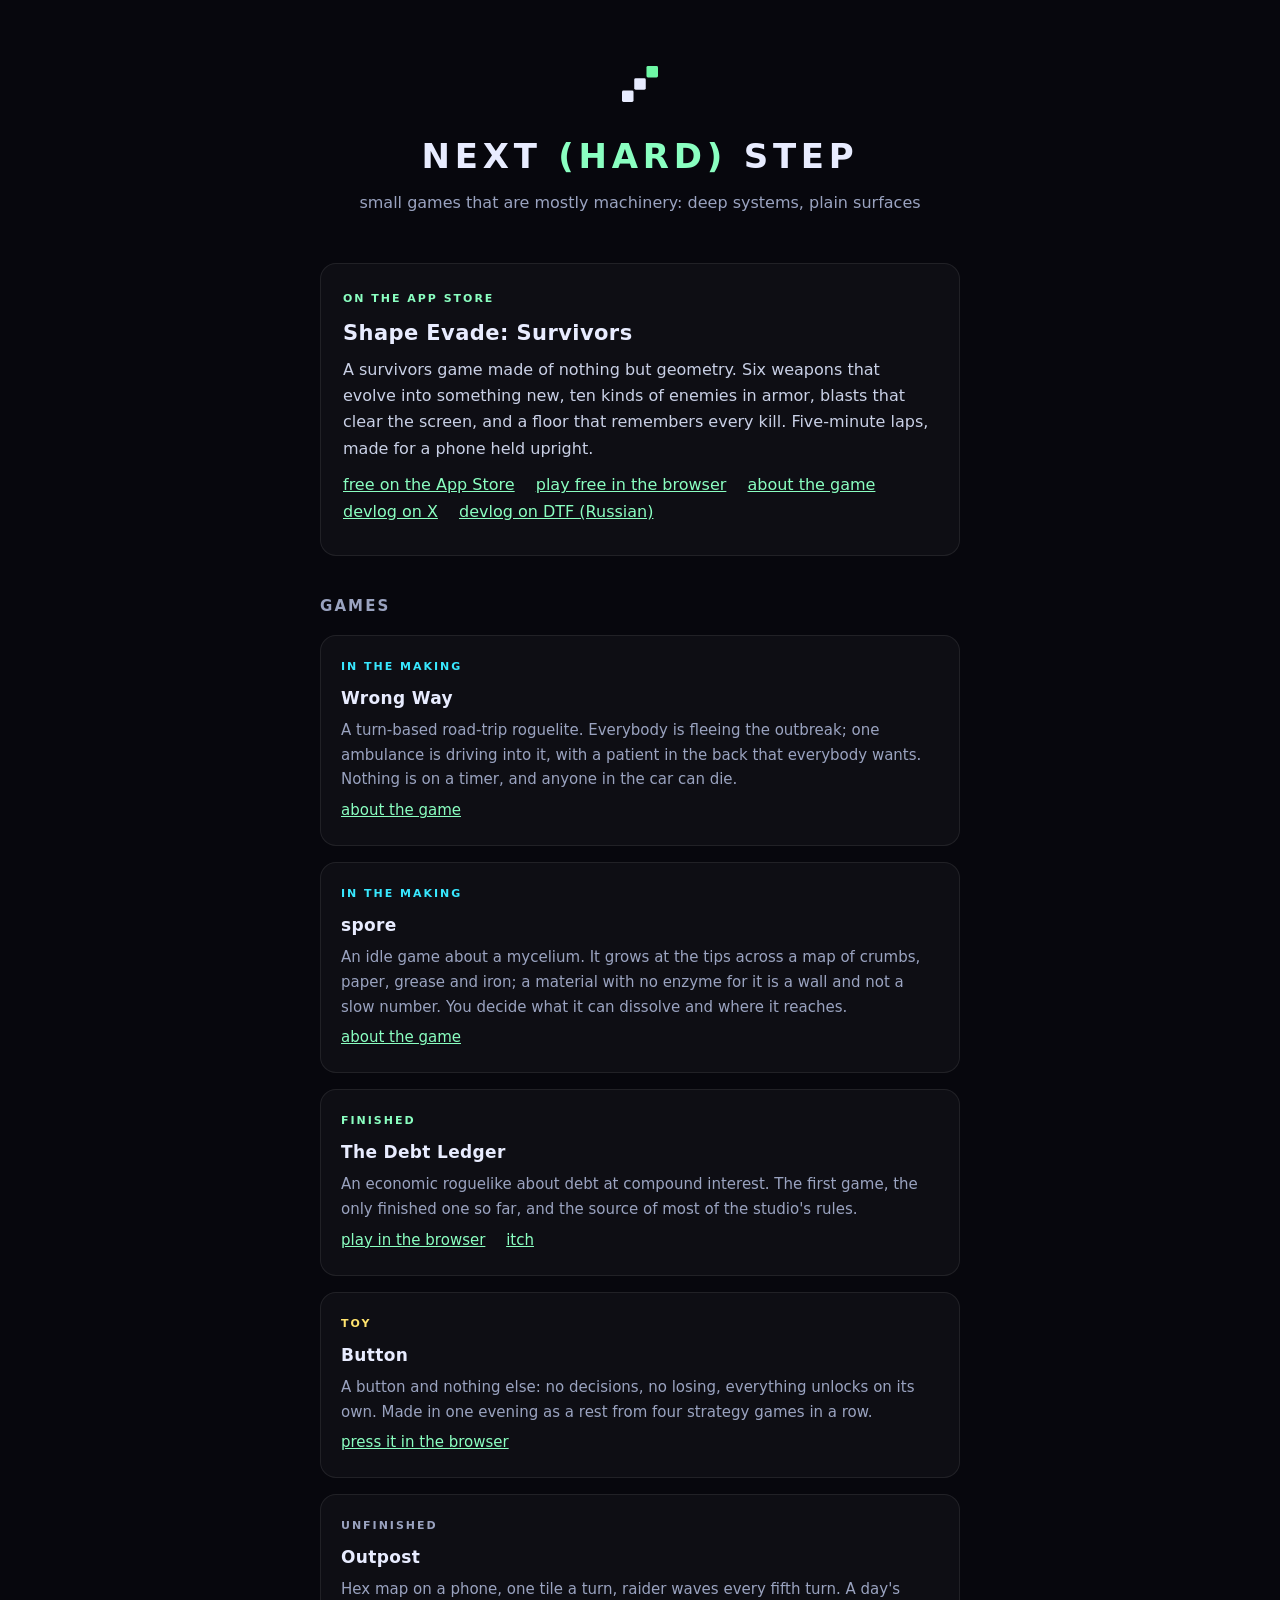
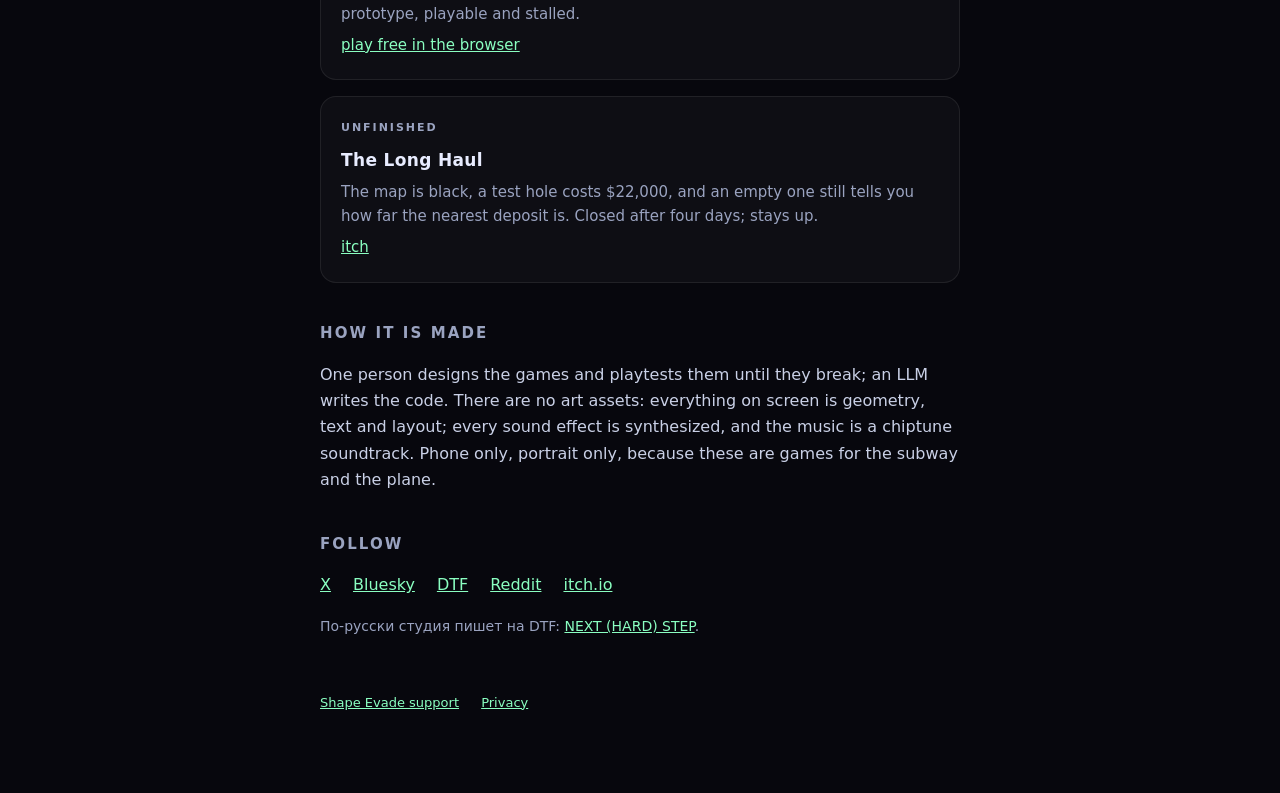
<file: index.html>
<!doctype html>
<html lang="en">
<head>
<meta charset="utf-8">
<meta name="viewport" content="width=device-width, initial-scale=1">
<title>NEXT (HARD) STEP</title>
<meta name="description" content="Small games that are mostly machinery: deep systems, plain surfaces. Made for the phone by one person and an LLM.">
<meta property="og:title" content="NEXT (HARD) STEP">
<meta property="og:description" content="Small games that are mostly machinery: deep systems, plain surfaces.">
<meta property="og:image" content="https://skjztrnbdb-commits.github.io/brand/banner-1500x500.png">
<link rel="icon" href="brand/mark.svg" type="image/svg+xml">
<link rel="stylesheet" href="style.css">
</head>
<body>
<main>
  <div class="hero">
    <img src="brand/mark.svg" width="72" height="72" alt="">
    <h1>NEXT <span>(HARD)</span> STEP</h1>
    <p>small games that are mostly machinery: deep systems, plain surfaces</p>
  </div>

  <div class="card">
    <span class="tag done">On the App Store</span>
    <h3><a href="shape-evade/">Shape Evade: Survivors</a></h3>
    <p>A survivors game made of nothing but geometry. Six weapons that evolve
    into something new, ten kinds of enemies in armor, blasts that clear the
    screen, and a floor that remembers every kill. Five-minute laps, made for a
    phone held upright.</p>
    <p class="links">
      <a href="https://apps.apple.com/app/id6810389488">free on the App Store</a>
      <a href="https://nexthardstep.itch.io/shape-evade-survivors">play free in the browser</a>
      <a href="shape-evade/">about the game</a>
      <a href="https://x.com/nexthardstep">devlog on X</a>
      <a href="https://dtf.ru/id3532169">devlog on DTF (Russian)</a>
    </p>
  </div>

  <h2>Games</h2>
  <div class="games">
    <div class="card">
      <span class="tag now">In the making</span>
      <h3><a href="wrong-way/">Wrong Way</a></h3>
      <p>A turn-based road-trip roguelite. Everybody is fleeing the outbreak; one
      ambulance is driving into it, with a patient in the back that everybody
      wants. Nothing is on a timer, and anyone in the car can die.</p>
      <p class="links"><a href="wrong-way/">about the game</a></p>
    </div>
    <div class="card">
      <span class="tag now">In the making</span>
      <h3><a href="spore/">spore</a></h3>
      <p>An idle game about a mycelium. It grows at the tips across a map of
      crumbs, paper, grease and iron; a material with no enzyme for it is a wall
      and not a slow number. You decide what it can dissolve and where it
      reaches.</p>
      <p class="links"><a href="spore/">about the game</a></p>
    </div>
    <div class="card">
      <span class="tag done">Finished</span>
      <h3><a href="https://nexthardstep.itch.io/the-debt-ledger">The Debt Ledger</a></h3>
      <p>An economic roguelike about debt at compound interest. The first game,
      the only finished one so far, and the source of most of the studio's rules.</p>
      <p class="links"><a href="https://skjztrnbdb-commits.github.io/dolgovaya-kniga-play/">play in the browser</a>
        <a href="https://nexthardstep.itch.io/the-debt-ledger">itch</a></p>
    </div>
    <div class="card">
      <span class="tag toy">Toy</span>
      <h3><a href="button/">Button</a></h3>
      <p>A button and nothing else: no decisions, no losing, everything unlocks
      on its own. Made in one evening as a rest from four strategy games in a row.</p>
      <p class="links"><a href="button/">press it in the browser</a></p>
    </div>
    <div class="card">
      <span class="tag">Unfinished</span>
      <h3><a href="https://nexthardstep.itch.io/outpost">Outpost</a></h3>
      <p>Hex map on a phone, one tile a turn, raider waves every fifth turn.
      A day's prototype, playable and stalled.</p>
      <p class="links"><a href="https://nexthardstep.itch.io/outpost">play free in the browser</a></p>
    </div>
    <div class="card">
      <span class="tag">Unfinished</span>
      <h3><a href="https://nexthardstep.itch.io/the-long-haul">The Long Haul</a></h3>
      <p>The map is black, a test hole costs $22,000, and an empty one still
      tells you how far the nearest deposit is. Closed after four days; stays up.</p>
      <p class="links"><a href="https://nexthardstep.itch.io/the-long-haul">itch</a></p>
    </div>
  </div>

  <h2>How it is made</h2>
  <p>One person designs the games and playtests them until they break; an LLM
  writes the code. There are no art assets: everything on screen is geometry,
  text and layout; every sound effect is synthesized, and the music is a
  chiptune soundtrack. Phone only, portrait only,
  because these are games for the subway and the plane.</p>

  <h2>Follow</h2>
  <p class="follow">
    <a href="https://x.com/nexthardstep">X</a>
    <a href="https://bsky.app/profile/nexthardstep.bsky.social">Bluesky</a>
    <a href="https://dtf.ru/id3532169">DTF</a>
    <a href="https://www.reddit.com/user/Kindly_Stomach_3017/">Reddit</a>
    <a href="https://nexthardstep.itch.io/">itch.io</a>
  </p>
  <p class="ru">По-русски студия пишет на DTF: <a href="https://dtf.ru/id3532169">NEXT (HARD) STEP</a>.</p>

  <footer>
    <a href="shape-evade/support.html">Shape Evade support</a>
    <a href="shape-evade/privacy.html">Privacy</a>
  </footer>
</main>
</body>
</html>
</file>
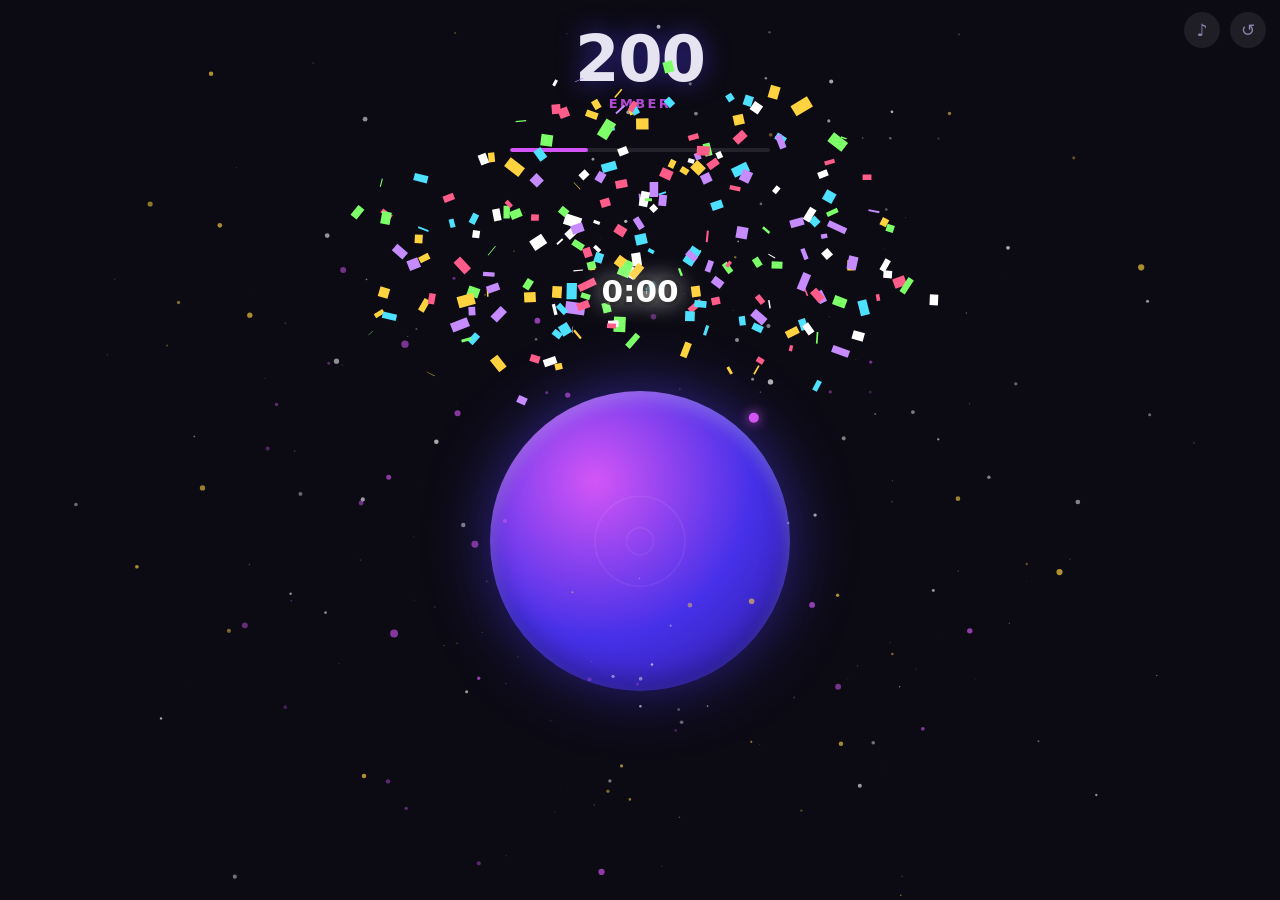
<file: button/index.html>
<!doctype html>
<html lang="en">
<head>
<meta charset="utf-8">
<meta name="viewport" content="width=device-width, initial-scale=1, maximum-scale=1, user-scalable=no, viewport-fit=cover">
<meta name="apple-mobile-web-app-capable" content="yes">
<meta name="mobile-web-app-capable" content="yes">
<meta name="apple-mobile-web-app-status-bar-style" content="black-translucent">
<meta name="theme-color" content="#0b0b12">
<link rel="manifest" href="manifest.json">
<title>Button</title>
<style>
  :root {
    --hue: 200;
    --bg: hsl(var(--hue) 30% 6%);
    --btn: hsl(var(--hue) 80% 55%);
    --btn2: hsl(calc(var(--hue) + 40) 90% 65%);
    --glow: hsl(var(--hue) 90% 60% / .55);
    --text: hsl(var(--hue) 30% 92%);
    --dim: hsl(var(--hue) 20% 60%);
  }
  * { box-sizing: border-box; margin: 0; padding: 0; }
  html, body {
    height: 100%; overflow: hidden;
    background: var(--bg);
    color: var(--text);
    font-family: -apple-system, "SF Pro Rounded", system-ui, sans-serif;
    -webkit-user-select: none; user-select: none;
    -webkit-touch-callout: none;
    -webkit-tap-highlight-color: transparent;
    touch-action: none;
    overscroll-behavior: none;
    transition: background-color .6s;
  }
  #stage {
    position: fixed; inset: 0;
    display: flex; flex-direction: column; align-items: center;
    padding: calc(env(safe-area-inset-top) + 24px) 16px calc(env(safe-area-inset-bottom) + 24px);
    will-change: transform;
  }
  #score {
    font-size: clamp(40px, 12vw, 64px);
    font-weight: 800;
    font-variant-numeric: tabular-nums;
    letter-spacing: -0.02em;
    line-height: 1.1;
    text-shadow: 0 0 24px var(--glow);
    transition: transform .08s;
  }
  #score.bump { transform: scale(1.06); }
  #title {
    margin-top: 2px; height: 20px;
    font-size: 13px; font-weight: 700; letter-spacing: .18em; text-transform: uppercase;
    color: var(--btn2); opacity: .85;
  }
  #auto {
    margin-top: 4px; height: 22px;
    font-size: 16px; color: var(--dim);
    font-variant-numeric: tabular-nums;
    opacity: 0; transition: opacity .8s;
  }
  #auto.on { opacity: 1; }
  #prog {
    margin-top: 6px; width: min(60vw, 260px); height: 4px; border-radius: 2px;
    background: rgb(255 255 255 / .1); overflow: hidden;
  }
  #prog i { display: block; height: 100%; width: 0; background: var(--btn2); border-radius: 2px; transition: width .2s; }
  #prog.near i { animation: near .6s ease-in-out infinite alternate; }
  @keyframes near { from { box-shadow: 0 0 4px var(--btn2); filter: brightness(1); } to { box-shadow: 0 0 14px var(--btn2); filter: brightness(1.6); } }
  #rush {
    position: fixed; left: 0; right: 0; bottom: calc(env(safe-area-inset-bottom) + 120px); text-align: center; pointer-events: none;
    font-size: clamp(40px, 14vw, 80px); font-weight: 900; color: #fff; line-height: 1;
    text-shadow: 0 0 30px #ff5c8a, 0 0 60px #ff5c8a; opacity: 0; transition: opacity .3s;
  }
  #rush.on { opacity: 1; }
  #rush small { display: block; font-size: .2em; letter-spacing: .3em; color: #ff5c8a; }
  #combo {
    margin-top: 4px; height: 26px;
    font-size: 18px; font-weight: 700;
    color: var(--btn2);
    opacity: 0; transition: opacity .2s, transform .1s;
  }
  #combo.on { opacity: 1; }
  #groove {
    margin-top: 2px; height: 22px; font-size: 14px; font-weight: 700; letter-spacing: .06em;
    color: #ffd23f; opacity: 0; transition: opacity .3s;
  }
  #groove.on { opacity: 1; }
  #mid { flex: 1; display: flex; align-items: center; justify-content: center; width: 100%; }
  :root { --ox: 0px; --oy: 0px; --sz: 1; }
  #btn.moving { transition: transform .09s cubic-bezier(.2,.9,.3,1.4), background .6s, box-shadow .6s, translate .25s linear, scale .5s; }
  #btn { translate: var(--ox) var(--oy); scale: var(--sz); }
  #btn {
    width: calc(min(64vw, 300px) * var(--btnk, 1)); aspect-ratio: 1;
    border-radius: 50%;
    background: radial-gradient(circle at 35% 30%, var(--btn2), var(--btn) 55%, hsl(var(--hue) 70% 35%) 100%);
    box-shadow: 0 0 60px var(--glow), 0 20px 40px rgb(0 0 0 / .5), inset 0 -12px 24px rgb(0 0 0 / .25), inset 0 8px 16px rgb(255 255 255 / .25);
    transform: scale(1);
    transition: transform .09s cubic-bezier(.2,.9,.3,1.4), background .6s, box-shadow .6s;
  }
  #btn { position: relative; }
  #btn::before, #btn::after {
    content: ''; position: absolute; border-radius: 50%; pointer-events: none;
    opacity: 0; transition: opacity 1s;
  }
  #btn::before {
    inset: -16px;
    background: conic-gradient(from 0deg, transparent 0 40%, var(--btn2) 50%, transparent 60% 100%);
    -webkit-mask: radial-gradient(circle, transparent 0 calc(50% - 8px), #000 calc(50% - 7px));
    mask: radial-gradient(circle, transparent 0 calc(50% - 8px), #000 calc(50% - 7px));
    animation: spin 5s linear infinite;
  }
  #btn::after {
    inset: -30px;
    background: conic-gradient(from 180deg, transparent 0 30%, #fff 40%, transparent 50% 70%, var(--btn2) 80%, transparent 90% 100%);
    -webkit-mask: radial-gradient(circle, transparent 0 calc(50% - 5px), #000 calc(50% - 4px));
    mask: radial-gradient(circle, transparent 0 calc(50% - 5px), #000 calc(50% - 4px));
    animation: spin 9s linear infinite reverse;
  }
  body[data-lv="2"] #btn::before, body[data-lv="3"] #btn::before, body.lv4 #btn::before { opacity: .9; }
  body.lv4 #btn::after { opacity: .8; }
  #core {
    position: absolute; inset: 30%; border-radius: 50%; pointer-events: none;
    background: radial-gradient(circle, #fff, var(--btn2) 40%, transparent 70%);
    opacity: 0; transition: opacity 1s;
  }
  body.lv6 #core { opacity: .9; animation: corepulse 1.4s ease-in-out infinite alternate; }
  @keyframes spin { to { transform: rotate(360deg); } }
  @keyframes corepulse { from { transform: scale(.85); } to { transform: scale(1.15); } }
  #btn.beat { animation: beat var(--beat, 2s) ease-in-out infinite; }
  @keyframes beat { 0%, 100% { transform: scale(1); } 12% { transform: scale(1.03); } 24% { transform: scale(1); } 36% { transform: scale(1.02); } 48% { transform: scale(1); } }
  #btn.down, #btn.crit { animation: none; }
  body.golden #btn { background: radial-gradient(circle at 35% 30%, #fff7c2, #ffd23f 50%, #b8780a 100%); box-shadow: 0 0 90px #ffd23f, 0 20px 40px rgb(0 0 0 / .5), inset 0 -12px 24px rgb(0 0 0 / .25), inset 0 8px 16px rgb(255 255 255 / .35); }
  #hint {
    position: absolute; inset: 0; display: grid; place-items: center; pointer-events: none;
    font-size: 28px; font-weight: 800; letter-spacing: .2em; text-transform: uppercase; color: rgb(255 255 255 / .85);
    opacity: 0; transition: opacity .5s;
  }
  #hint.on { opacity: 1; animation: hint 1.2s ease-in-out infinite alternate; }
  @keyframes hint { from { transform: scale(.96); } to { transform: scale(1.06); } }
  #btn.down { transform: scale(.9); transition-duration: .04s; }
  #stats {
    position: fixed; left: 50%; top: calc(env(safe-area-inset-top) + 120px);
    transform: translateX(-50%) translateY(-10px); pointer-events: none;
    padding: 12px 18px; border-radius: 18px; width: min(92vw, 360px);
    background: rgb(0 0 0 / .55); backdrop-filter: blur(10px);
    font-size: 14px; line-height: 1.5; font-variant-numeric: tabular-nums;
    display: grid; grid-template-columns: 1fr 1fr; column-gap: 18px;
    opacity: 0; transition: opacity .25s, transform .25s;
  }
  #stats.on { opacity: 1; transform: translateX(-50%) translateY(0); }
  #stats div { display: flex; justify-content: space-between; gap: 12px; }
  #stats span:first-child { color: var(--dim); }
  #btn.crit { transform: scale(1.12); }
  #fx { position: fixed; inset: 0; pointer-events: none; }
  #bg { position: fixed; inset: 0; pointer-events: none; z-index: -1; }
  #toast {
    position: fixed; left: 50%; top: calc(env(safe-area-inset-top) + 150px);
    transform: translateX(-50%) translateY(-20px); pointer-events: none;
    padding: 10px 18px; border-radius: 999px;
    background: rgb(255 255 255 / .12); backdrop-filter: blur(8px);
    color: #fff; font-size: 17px; font-weight: 700; white-space: nowrap;
    opacity: 0; transition: opacity .25s, transform .25s;
  }
  #toast.on { opacity: 1; transform: translateX(-50%) translateY(0); }
  #toast b { color: #ffd23f; margin-right: 6px; }
  #banner {
    position: fixed; left: 0; right: 0; top: 34%;
    text-align: center; pointer-events: none;
    font-size: clamp(56px, 18vw, 120px); font-weight: 900;
    letter-spacing: -0.03em;
    color: #fff; text-shadow: 0 0 40px var(--glow), 0 0 80px var(--glow);
    opacity: 0; transform: scale(.6);
  }
  #banner small { display: block; font-size: .28em; letter-spacing: .25em; font-weight: 800; margin-top: 6px; }
  #banner.show { animation: banner 1.6s ease-out forwards; }
  @keyframes banner {
    0% { opacity: 0; transform: scale(.5); }
    15% { opacity: 1; transform: scale(1.1); }
    30% { transform: scale(1); }
    80% { opacity: 1; transform: scale(1) translateY(0); }
    100% { opacity: 0; transform: scale(1.05) translateY(-30px); }
  }
  #word {
    position: fixed; inset: 0; display: grid; place-items: center; pointer-events: none; z-index: 4;
    font-size: clamp(52px, 19vw, 130px); font-weight: 900; letter-spacing: -0.02em; line-height: 1;
    color: #fff; -webkit-text-stroke: 3px rgb(0 0 0 / .6);
    text-shadow: 0 0 30px var(--wc, #fff), 0 0 80px var(--wc, #fff), 0 8px 24px rgb(0 0 0 / .6);
    opacity: 0; transform: rotate(-6deg) scale(.3);
  }
  #word.show { animation: word .9s cubic-bezier(.2,.9,.3,1.2) forwards; }
  @keyframes word {
    0% { opacity: 0; transform: rotate(-6deg) scale(.3); }
    18% { opacity: 1; transform: rotate(-6deg) scale(1.15); }
    36% { transform: rotate(-6deg) scale(1); }
    100% { opacity: 1; transform: rotate(-6deg) scale(1.04); }
  }
  #word span { display: inline-block; transition: transform .55s cubic-bezier(.3,.6,.4,1), opacity .5s; }
  #word.shatter span { transform: translate(var(--dx), var(--dy)) rotate(var(--r)) scale(.5); opacity: 0; }
  #corner {
    position: fixed; right: 14px; top: calc(env(safe-area-inset-top) + 12px);
    display: flex; gap: 10px;
  }
  .ic {
    width: 36px; height: 36px; border-radius: 50%;
    display: grid; place-items: center;
    background: rgb(255 255 255 / .08); color: var(--dim);
    font-size: 17px; line-height: 1;
  }
  .ic:active { background: rgb(255 255 255 / .18); }
  #ask {
    position: fixed; inset: 0; display: none;
    align-items: center; justify-content: center;
    background: rgb(0 0 0 / .6);
  }
  #ask.show { display: flex; }
  #ask div {
    background: hsl(var(--hue) 25% 12%); padding: 22px 26px; border-radius: 20px;
    display: flex; gap: 14px; font-size: 17px;
  }
  #ask button {
    border: 0; border-radius: 12px; padding: 10px 18px; font-size: 17px;
    background: rgb(255 255 255 / .1); color: var(--text);
  }
  #ask button.no { background: var(--btn); color: #000; font-weight: 700; }
  #slot {
    position: fixed; left: 50%; bottom: calc(env(safe-area-inset-bottom) + 56px);
    transform: translateX(-50%) scale(.6); pointer-events: none;
    display: flex; gap: 8px; padding: 8px; border-radius: 18px;
    background: rgb(0 0 0 / .45); border: 2px solid rgb(255 255 255 / .18);
    opacity: 0; transition: opacity .25s, transform .25s;
  }
  #slot.on { opacity: 1; transform: translateX(-50%) scale(1); }
  #slot.win { border-color: #ffd23f; box-shadow: 0 0 30px #ffd23f; }
  #slot span {
    width: 52px; height: 60px; border-radius: 12px; display: grid; place-items: center;
    background: rgb(255 255 255 / .1); font-size: 30px; font-weight: 900; color: #fff;
  }
  #slot span.stop { background: rgb(255 255 255 / .22); }
  #white { position: fixed; inset: 0; background: #fff; opacity: 0; pointer-events: none; transition: opacity .6s; z-index: 5; }
  #white.on { opacity: 1; }
  #white.slow { transition: opacity 1.4s; }
  #orb {
    position: fixed; left: 0; top: 0; width: 64px; height: 64px; margin: -32px 0 0 -32px;
    border-radius: 50%; display: none;
    background: radial-gradient(circle at 35% 30%, #fff7c2, #ffd23f 45%, #e08a00 100%);
    box-shadow: 0 0 30px #ffd23f, 0 0 70px rgb(255 210 63 / .6);
    animation: orbspin 1.2s ease-in-out infinite alternate;
  }
  #orb.show { display: block; }
  #orb.purple { background: radial-gradient(circle at 35% 30%, #f3d9ff, #b56cff 45%, #5a1aa8 100%); box-shadow: 0 0 30px #b56cff, 0 0 70px rgb(181 108 255 / .6); }
  #orb.blue { background: radial-gradient(circle at 35% 30%, #dff7ff, #4de1ff 45%, #0a6a8a 100%); box-shadow: 0 0 30px #4de1ff, 0 0 70px rgb(77 225 255 / .6); }
  #orb.red { background: radial-gradient(circle at 35% 30%, #ffd9e0, #ff5c8a 45%, #9a1030 100%); box-shadow: 0 0 30px #ff5c8a, 0 0 70px rgb(255 92 138 / .6); }
  @keyframes orbspin { from { transform: scale(.92) rotate(-6deg); } to { transform: scale(1.08) rotate(6deg); } }
  #frenzy {
    position: fixed; left: 0; right: 0; bottom: calc(env(safe-area-inset-bottom) + 8px);
    text-align: center; pointer-events: none;
    font-size: 30px; font-weight: 900; letter-spacing: .12em;
    color: #ffd23f; text-shadow: 0 0 20px #ffb000;
    opacity: 0; transition: opacity .3s;
  }
  #frenzy.on { opacity: 1; animation: pulse .35s ease-in-out infinite alternate; }
  @keyframes pulse { from { transform: scale(1); } to { transform: scale(1.12); } }
  body.frenzy #btn { animation: btnpulse .3s ease-in-out infinite alternate; box-shadow: 0 0 90px #ffd23f, 0 20px 40px rgb(0 0 0 / .5); }
  @keyframes btnpulse { from { filter: brightness(1) saturate(1); } to { filter: brightness(1.35) saturate(1.5); } }
</style>
</head>
<body>
<div id="stage">
  <div id="score">0</div>
  <div id="title"></div>
  <div id="auto"></div>
  <div id="prog"><i></i></div>
  <div id="combo"></div>
  <div id="groove"></div>
  <div id="mid"><div id="btn"><div id="core"></div><div id="hint">tap</div></div></div>
</div>
<canvas id="bg"></canvas>
<canvas id="fx"></canvas>
<div id="toast"></div>
<div id="slot"><span></span><span></span><span></span></div>
<div id="stats"></div>
<div id="banner"></div>
<div id="word"></div>
<div id="frenzy">FRENZY</div>
<div id="rush"></div>
<div id="white"></div>
<div id="orb"></div>
<div id="corner">
  <div class="ic" id="mute">♪</div>
  <div class="ic" id="reset">↺</div>
</div>
<div id="ask"><div><button class="no" id="askNo">Keep</button><button id="askYes">Start over</button></div></div>

<script>
'use strict';
// ------------------------------------------------------------ numbers
const THRESH = [100, 1000, 10000, 100000, 1e6, 1e7, 1e8, 1e9, 1e10, 1e11, 1e12, 1e13, 1e14, 1e15, 1e16, 1e17, 1e18, 1e19, 1e20, 1e21];
const levelOf = s => THRESH.filter(t => s >= t).length;
// NG+: every cycle makes it a little harder and a little richer
const ngK = () => 1 - 0.05 * Math.min(S.ng, 10);            // button size
const critChance = () => golden() ? 0.5 : Math.min(0.3, 0.1 + 0.02 * S.ng);
const perfectR = () => (golden() ? 2 : 1) * Math.max(0.05, 0.09 - 0.005 * S.ng);   // radius of the bullseye, share of the width
let goldenUntil = 0; const golden = () => performance.now() < goldenUntil;
const comboWin = () => performance.now() < chillUntil ? 2000 : Math.max(500, 900 - 50 * S.ng);   // ms before the combo drops
const ngPace = () => 1 / (1 + 0.1 * Math.min(S.ng, 10));    // orbs and events come sooner
const mmss = sec => `${Math.floor(sec / 60)}:${String(Math.floor(sec % 60)).padStart(2, '0')}`;
const TITLES = ['Spark', 'Ember', 'Flame', 'Blaze', 'Inferno', 'Star', 'Nova', 'Pulsar', 'Quasar', 'Galaxy', 'Cluster', 'Cosmos', 'Infinity', 'Beyond', 'Void', 'Aeon', 'Eternity', 'Singularity', 'Omega', 'Genesis', 'Absolute'];
const tapValue = lv => Math.round(Math.pow(10, lv * 0.8));   // 1, 6, 40, 250, 1600, 10k...
const autoRate = lv => lv < 2 ? 0 : Math.round(tapValue(lv) * 0.3);
const SUFFIX = ['', 'k', 'M', 'B', 'T', 'Qa', 'Qi', 'Sx', 'Sp', 'Oc', 'No', 'Dc'];
function fmt(n) {
  n = Math.floor(n);
  if (n < 1e6) return n.toLocaleString('en-US').replace(/,/g, ' ');
  let i = 0; let v = n;
  while (v >= 1000 && i < SUFFIX.length - 1) { v /= 1000; i++; }
  return (v < 10 ? v.toFixed(2) : v < 100 ? v.toFixed(1) : Math.floor(v).toString()) + SUFFIX[i];
}

// ------------------------------------------------------------ state
const KEY = 'button.save';
let S = { score: 0, seen: Date.now(), muted: false, st: {}, ach: [] };
try { const j = localStorage.getItem(KEY); if (j) S = { ...S, ...JSON.parse(j) }; } catch {}
S.st = { taps: 0, crits: 0, jackpots: 0, charges: 0, maxCombo: 0, meteors: 0, days: 0, ...(S.st || {}) };
S.st.bestDays = Math.max(S.st.bestDays || 0, S.st.days || 0);
S.ach = S.ach || [];
if (!isFinite(S.score)) S.score = S.ok || 0;
S.ng = S.ng || 0; S.runTime = S.runTime || 0;   // cycle number and active seconds in this cycle
S.splits = S.splits || [];                          // best time to reach each level, seconds
S.run = { taps: 0, crits: 0, perfects: 0, maxCombo: 0, orbs: 0, ...(S.run || {}) };
let level = Math.min(levelOf(S.score), THRESH.length - 1);   // a save made at Absolute still ascends on load
let combo = 0, lastTap = 0, saveTimer = 0;
let frenzyUntil = 0, frenzyShown = false;
const inFrenzy = () => performance.now() < frenzyUntil;
function save() {
  if (!isFinite(S.score)) S.score = S.ok || 0; else S.ok = S.score;   // a broken number never reaches the disk
  S.seen = Date.now();
  try { localStorage.setItem(KEY, JSON.stringify(S)); } catch {}
}

// ------------------------------------------------------------ dom
const $ = id => document.getElementById(id);
const stage = $('stage'), scoreEl = $('score'), autoEl = $('auto'), comboEl = $('combo'),
      btn = $('btn'), banner = $('banner'), fx = $('fx'), ctx = fx.getContext('2d'),
      orb = $('orb'), frenzyEl = $('frenzy'), toastEl = $('toast'),
      progEl = $('prog'), progBar = progEl.firstElementChild, rushEl = $('rush'),
      bg = $('bg'), bctx = bg.getContext('2d');
const root = document.documentElement.style;

function applyLevel(animate) {
  root.setProperty('--hue', String((200 + level * 47 + S.ng * 97) % 360));
  root.setProperty('--btnk', String(ngK()));
  $('title').textContent = TITLES[Math.min(level, TITLES.length - 1)] + (S.ng ? ` · NG+${S.ng}` : '');
  document.body.dataset.lv = level;
  document.body.classList.toggle('lv4', level >= 4);
  document.body.classList.toggle('lv6', level >= 6);
  document.querySelector('meta[name=theme-color]').content = `hsl(${(200 + level * 47 + S.ng * 97) % 360} 30% 6%)`;
  const r = autoRate(level);
  autoEl.textContent = r ? `+${fmt(r)} / s` : '';
  autoEl.classList.toggle('on', r > 0);
}
let shown = S.score, shownText = '';
function drawScore() { /* the frame loop eases the shown number toward S.score */ }
function tweenScore(dt) {
  const d = S.score - shown;
  if (Math.abs(d) < 1) shown = S.score;
  else if (d < 0) shown = S.score;
  else shown += d * Math.min(1, dt * 10);
  const t = fmt(shown); if (t !== shownText) { shownText = t; scoreEl.textContent = t; }
}

// ------------------------------------------------------------ canvas fx
let W = 0, H = 0, DPR = 1;
function resize() {
  DPR = Math.min(devicePixelRatio || 1, 2);
  W = innerWidth; H = innerHeight;
  for (const [c, cx] of [[fx, ctx], [bg, bctx]]) {
    c.width = W * DPR; c.height = H * DPR;
    c.style.width = W + 'px'; c.style.height = H + 'px';
    cx.setTransform(DPR, 0, 0, DPR, 0, 0);
  }
}
addEventListener('resize', resize); resize();

const parts = [], floats = [], rings = [], ribbons = [], labels = [];
// special words live in their own lane above the button, drawn over everything
function label(text, color = '#fff', size = 1) {
  const top = labels[labels.length - 1];
  if (top && top.text === text) { top.life = 1.3; top.born = performance.now(); top.y = H * 0.34; return; }   // same word again: refresh, don't stack
  for (const l of labels) l.y -= 38 * size;
  labels.push({ text, color, size, life: 1.3, y: H * 0.34, born: performance.now() });
  while (labels.length > 2) labels.shift();
}
function drawLabels(dt) {
  for (let i = labels.length - 1; i >= 0; i--) {
    const l = labels[i];
    l.life -= dt; if (l.life <= 0) { labels.splice(i, 1); continue; }
    l.y -= 18 * dt;
    const age = (performance.now() - l.born) / 1000, pop = age < 0.15 ? 1.35 - age * 2.3 : 1;
    ctx.save(); ctx.translate(W / 2, l.y); ctx.scale(pop, pop);
    ctx.globalAlpha = Math.min(1, l.life * 1.5);
    ctx.font = `900 ${Math.round(44 * l.size)}px -apple-system, system-ui, sans-serif`; ctx.textAlign = 'center';
    ctx.lineWidth = 9 * l.size; ctx.lineJoin = 'round'; ctx.strokeStyle = 'rgba(0,0,0,.75)'; ctx.strokeText(l.text, 0, 0);
    ctx.shadowColor = l.color; ctx.shadowBlur = 24; ctx.fillStyle = l.color; ctx.fillText(l.text, 0, 0);
    ctx.restore();
  }
  ctx.globalAlpha = 1;
}
function ripple(x, y, color) { rings.push({ x, y, r: 10, life: 1, color }); }
function confetti(x, y, n, power) {
  const cols = ['#ffd23f', '#ff5c8a', '#4de1ff', '#7dff6a', '#ffffff', '#c58bff'];
  for (let i = 0; i < n; i++) {
    const a = -Math.PI / 2 + (Math.random() - .5) * 2.2, v = power * (0.5 + Math.random());
    ribbons.push({ x, y, vx: Math.cos(a) * v, vy: Math.sin(a) * v, w: 6 + Math.random() * 6, h: 10 + Math.random() * 10, ang: Math.random() * 6, spin: (Math.random() - .5) * 12, life: 1, decay: 0.35 + Math.random() * 0.3, color: cols[i % cols.length], wob: Math.random() * 6 });
  }
}
function burst(x, y, n, power, color, size) {
  for (let i = 0; i < n; i++) {
    const a = Math.random() * Math.PI * 2, v = power * (0.4 + Math.random());
    parts.push({ x, y, vx: Math.cos(a) * v, vy: Math.sin(a) * v - power * 0.3, life: 1, decay: 0.9 + Math.random() * 1.2, color, r: size * (0.5 + Math.random()) });
  }
}
function floatNum(x, y, text, big) {
  floats.push({ x: x + (Math.random() - .5) * (big ? 40 : 70), y, text, big, life: 1, vy: big ? -90 : -70 });
}
let shakeT = 0, shakeA = 0, flash = 0, flashColor = '#fff', targetFlash = 0;
let slowUntil = 0;   // particles and words crawl for a moment on the biggest hits
function slowMo(sec) { slowUntil = Math.max(slowUntil, performance.now() + sec * 1000); tone(30, sec, 'sine', 0.4); }

// stars in the background: faster with combo, wild in frenzy
const stars = Array.from({ length: 70 }, () => ({ x: Math.random(), y: Math.random(), z: 0.3 + Math.random() * 0.7 }));
function drawStars(dt) {
  const speed = (0.03 + Math.min(combo, 60) * 0.004) * (inFrenzy() ? 4 : 1);
  bctx.clearRect(0, 0, W, H);
  const col = getComputedStyle(document.documentElement).getPropertyValue('--btn2');
  for (const st of stars) {
    st.y += speed * st.z * dt; if (st.y > 1.02) { st.y = -0.02; st.x = Math.random(); }
    bctx.globalAlpha = 0.25 + st.z * 0.5;
    bctx.fillStyle = col;
    const len = speed > 0.12 ? speed * 80 * st.z : 0;
    if (len > 2) { bctx.fillRect(st.x * W, st.y * H - len, 1.5 * st.z + 0.5, len); }
    else { bctx.beginPath(); bctx.arc(st.x * W, st.y * H, 1.2 * st.z + 0.4, 0, Math.PI * 2); bctx.fill(); }
  }
  bctx.globalAlpha = 1;
}

// meteor shower: every few minutes, catch falling rocks for crits
const meteors = []; let showerUntil = 0, showerNext = 60 + Math.random() * 60, meteorT = 0;
const sWhoosh = () => { const ac = audio(); if (!ac) return; const o = ac.createOscillator(), g = ac.createGain(); o.type = 'sawtooth'; o.frequency.setValueAtTime(1200, ac.currentTime); o.frequency.exponentialRampToValueAtTime(120, ac.currentTime + 0.8); g.gain.setValueAtTime(0.12, ac.currentTime); g.gain.exponentialRampToValueAtTime(0.001, ac.currentTime + 0.8); o.connect(g).connect(ac.destination); o.start(); o.stop(ac.currentTime + 0.85); };
function meteorTick(dt, now) {
  if (now < showerUntil) {
    meteorT -= dt;
    if (meteorT <= 0) {
      meteorT = 0.35 + Math.random() * 0.35;
      const fromLeft = Math.random() < .5;
      meteors.push({ x: fromLeft ? -20 : W + 20, y: -20 + Math.random() * H * 0.3, vx: (fromLeft ? 1 : -1) * (120 + Math.random() * 120), vy: 160 + Math.random() * 120, r: 16 + Math.random() * 8 });
    }
  } else {
    showerNext -= dt;
    if (showerNext <= 0 && !document.hidden) {
      showerUntil = now + 9000; showerNext = 120 + Math.random() * 120;
      showBanner('☄', 'meteors'); sWhoosh(); buzz([30, 30, 30]);
    }
  }
  const colTail = getComputedStyle(document.documentElement).getPropertyValue('--btn2');
  for (let i = meteors.length - 1; i >= 0; i--) {
    const m = meteors[i];
    m.x += m.vx * dt; m.y += m.vy * dt;
    if (m.y > H + 40 || m.x < -60 || m.x > W + 60) { meteors.splice(i, 1); continue; }
    const tx = m.x - m.vx * 0.25, ty = m.y - m.vy * 0.25;
    const grad = ctx.createLinearGradient(tx, ty, m.x, m.y);
    grad.addColorStop(0, 'rgba(255,255,255,0)'); grad.addColorStop(1, colTail);
    ctx.strokeStyle = grad; ctx.lineWidth = m.r * 0.9; ctx.lineCap = 'round';
    ctx.beginPath(); ctx.moveTo(tx, ty); ctx.lineTo(m.x, m.y); ctx.stroke();
    ctx.fillStyle = '#fff'; ctx.shadowColor = '#fff'; ctx.shadowBlur = 18;
    ctx.beginPath(); ctx.arc(m.x, m.y, m.r * 0.55, 0, Math.PI * 2); ctx.fill();
    ctx.shadowBlur = 0;
  }
}
function hitMeteor(x, y) {
  for (let i = meteors.length - 1; i >= 0; i--) {
    const m = meteors[i];
    if (Math.hypot(m.x - x, m.y - y) < m.r + 28) {
      meteors.splice(i, 1);
      const gain = tapValue(level) * 30 * (inFrenzy() ? 3 : 1);
      S.score += gain; drawScore(); S.st.meteors = (S.st.meteors || 0) + 1;
      floatNum(m.x, m.y - 30, '+' + fmt(gain), true);
      burst(m.x, m.y, 50, 500, '#fff', 4); burst(m.x, m.y, 30, 400, '#ffd23f', 6);
      doFlash(0.15, '#fff'); shake(6, 0.2); sCrit(); buzz(30);
      checkLevel(m.x, m.y); checkAch();
      return true;
    }
  }
  return false;
}

// words for long combos
const WORDS = { 20: ['NICE', '#fff'], 40: ['WOW', '#ffd23f'], 60: ['INSANE', '#ff5c8a'], 80: ['UNREAL', '#4de1ff'], 100: ['GODLIKE', '#ffd23f'], 150: ['LEGEND', '#c58bff'], 200: ['MYTHIC', '#7dff6a'], 300: ['COSMIC', '#4de1ff'], 500: ['ABSOLUTE', '#fff'] };
const wordEl = $('word');
let wordTimers = [];
function showWord(text, color) {
  wordTimers.forEach(clearTimeout); wordTimers = [];
  wordEl.innerHTML = '';
  for (const ch of text) {
    const sp = document.createElement('span'); sp.textContent = ch;
    sp.style.setProperty('--dx', ((Math.random() - .5) * 320) + 'px');
    sp.style.setProperty('--dy', (-80 - Math.random() * 260) + 'px');
    sp.style.setProperty('--r', ((Math.random() - .5) * 240) + 'deg');
    wordEl.append(sp);
  }
  wordEl.style.setProperty('--wc', color); wordEl.style.color = color;
  wordEl.classList.remove('show', 'shatter'); void wordEl.offsetWidth; wordEl.classList.add('show');
  // hold, then the letters fly apart with confetti under them
  wordTimers.push(setTimeout(() => {
    wordEl.classList.add('shatter');
    confetti(W / 2, H * 0.5, 70, 550); burst(W / 2, H * 0.5, 50, 450, color, 4); burst(W / 2, H * 0.5, 30, 350, '#fff', 3);
    tone(1600, 0.06, 'square', 0.14); tone(900, 0.12, 'sawtooth', 0.12, 0.03); tone(300, 0.25, 'triangle', 0.15, 0.05);
    shake(6, 0.2); buzz([20, 20, 40]);
  }, 850));
  wordTimers.push(setTimeout(() => wordEl.classList.remove('show', 'shatter'), 1500));
}
function comboWord() {
  const w = WORDS[combo]; if (!w) return;
  showWord(w[0], w[1]);
  [660, 880, 1320].forEach((f, i) => tone(f * (1 + combo / 400), 0.2, 'square', 0.08, i * 0.04));
  buzz(25);
}

// slot machine: rolls by itself every 50 taps, always pays something
const SYM = ['★', '●', '◆', '▲', '♥', '7'];
const slotEl = $('slot'), cells = [...slotEl.children];
let slotBusy = false;
function rollSlot() {
  if (slotBusy) return; slotBusy = true;
  slotEl.classList.remove('win'); cells.forEach(c => c.classList.remove('stop'));
  slotEl.classList.add('on');
  const result = cells.map(() => SYM[Math.floor(Math.random() * SYM.length)]);
  const stopAt = [700, 1100, 1500];
  const t0 = performance.now();
  let lastTick = 0;
  (function spin() {
    const t = performance.now() - t0;
    cells.forEach((c, i) => { if (t < stopAt[i]) c.textContent = SYM[Math.floor(Math.random() * SYM.length)]; });
    if (t - lastTick > 70) { lastTick = t; tone(1800 + Math.random() * 400, 0.03, 'square', 0.03); }
    if (t < stopAt[2]) requestAnimationFrame(spin);
  })();
  stopAt.forEach((st, i) => setTimeout(() => { cells[i].textContent = result[i]; cells[i].classList.add('stop'); tone(520 + i * 120, 0.12, 'triangle', 0.18); buzz(15); }, st));
  setTimeout(finish, stopAt[2] + 50);
  function finish() {
    const [a, b, c] = result;
    const r = slotEl.getBoundingClientRect(), x = r.left + r.width / 2, y = r.top + r.height / 2;
    let gain, big = false;
    if (a === '7' && b === '7' && c === '7') {
      gain = tapValue(level) * 777; big = true; slotEl.classList.add('win'); S.st.sevens = (S.st.sevens || 0) + 1;
      confetti(x, y, 200, 700); burst(x, y, 120, 700, '#ffd23f', 6); doFlash(0.8, '#ffd23f'); shake(20, 0.7); sJackpot(); buzz([100, 50, 100, 50, 400]);
      label('777', '#ffd23f', 1.4); slowMo(1.2);
      startFrenzy(12);
    } else if (a === b && b === c) {
      gain = tapValue(level) * 150; big = true; slotEl.classList.add('win');
      confetti(x, y, 80, 500); burst(x, y, 60, 500, '#ffd23f', 5); doFlash(0.5, '#ffd23f'); shake(12, 0.4); sJackpot(); buzz([60, 40, 60, 40, 200]);
      startFrenzy(5);
    } else if (a === b || b === c || a === c) {
      gain = tapValue(level) * 20; burst(x, y, 25, 350, '#ffd23f', 4); sCrit(); buzz(30);
    } else {
      gain = tapValue(level) * 3; tone(392, 0.15, 'triangle', 0.15);
    }
    gain *= inFrenzy() ? 3 : 1;
    S.score += gain; drawScore();
    floatNum(x, y - 40, '+' + fmt(gain), big);
    checkLevel(x, y);
    setTimeout(() => { slotEl.classList.remove('on'); slotBusy = false; }, big ? 2200 : 1400);
  }
}

// challenges: for a few seconds the button runs away or shrinks, hits pay more
let ev = null;            // { kind, until, ang }
let evNext = 90 + Math.random() * 60;
const evMult = () => ev ? (ev.kind === 'chase' ? 3 : ev.kind === 'tiny' ? 4 : 1) : 1;
function startEvent(kind) {
  ev = { kind, until: performance.now() + (kind === 'rush' ? 10000 : 9000), ang: Math.random() * 6, taps: 0 };
  btn.classList.add('moving');
  showBanner(kind === 'chase' ? '↝' : kind === 'tiny' ? '·' : '⚡', kind === 'chase' ? 'catch it' : kind === 'tiny' ? 'tiny' : 'rush');
  sWhoosh(); buzz([30, 30, 30]);
}
function endRush(e) {
  rushEl.classList.remove('on');
  const gain = Math.round(tapValue(level) * e.taps * e.taps / 4);
  if (!gain) return;
  S.score += gain; drawScore(); if (e.taps > (S.st.rush || 0)) S.st.rush = e.taps;
  showBanner('+' + fmt(gain), `${e.taps} taps`);
  confetti(W / 2, H * 0.4, 80, 550); burst(W / 2, H * 0.4, 60, 500, '#ff5c8a', 5);
  doFlash(0.4, '#ff5c8a'); shake(10, 0.4); sJackpot(); buzz([60, 40, 60, 40, 150]);
  checkLevel(W / 2, H * 0.4); checkAch(); save();
}
function eventTick(dt, now) {
  if (!ev) {
    evNext -= dt;
    if (evNext <= 0 && !document.hidden) { evNext = (150 + Math.random() * 120) * ngPace(); startEvent(['chase', 'tiny', 'rush'][Math.floor(Math.random() * 3)]); }
    return;
  }
  if (now >= ev.until) {
    const e = ev; ev = null; root.setProperty('--ox', '0px'); root.setProperty('--oy', '0px'); root.setProperty('--sz', '1');
    if (e.kind === 'rush') endRush(e);
    setTimeout(() => btn.classList.remove('moving'), 600);
    return;
  }
  if (ev.kind === 'chase') {
    ev.ang += dt * 1.6;
    const rx = Math.min(W * 0.28, 120), ry = Math.min(H * 0.18, 150);
    root.setProperty('--ox', (Math.cos(ev.ang) * rx + Math.sin(ev.ang * 2.3) * 30) + 'px');
    root.setProperty('--oy', (Math.sin(ev.ang * 1.3) * ry) + 'px');
  } else if (ev.kind === 'tiny') root.setProperty('--sz', '0.42');
  else { rushEl.classList.add('on'); rushEl.innerHTML = `${ev.taps}<small>${Math.ceil((ev.until - now) / 1000)}</small>`; }
}

// the egg: lands on the button now and then, crack it with taps
let egg = null;           // { hp, max, cracks: [[x,y,...]], wob }
const EGG_HP = 12;
function dropEgg() {
  const gold = Math.random() < 0.1;
  egg = { hp: EGG_HP, max: EGG_HP, cracks: [], wob: 0, gold };
  showBanner(gold ? '✨' : '🥚', gold ? 'golden egg' : 'crack it'); tone(gold ? 260 : 180, 0.4, 'sine', 0.3); shake(10, 0.3); buzz([40, 30, 80]);
  if (gold) sOrb();
}
function eggRect() { const b = btn.getBoundingClientRect(); return { cx: b.left + b.width / 2, cy: b.top + b.height / 2, rx: b.width * 0.3, ry: b.width * 0.38 }; }
function hitEgg(x, y) {
  if (!egg) return false;
  const e = eggRect();
  if (Math.hypot((x - e.cx) / e.rx, (y - e.cy) / e.ry) > 1.15) return false;
  egg.hp--; egg.wob = 1;
  // a new crack from the hit point
  const c = [x, y]; let ang = Math.random() * 6.3;
  for (let i = 0; i < 3 + Math.random() * 3; i++) { ang += (Math.random() - .5) * 1.6; c.push(c[c.length - 2] + Math.cos(ang) * (8 + Math.random() * 14), c[c.length - 1] + Math.sin(ang) * (8 + Math.random() * 14)); }
  egg.cracks.push(c);
  tone(900 + Math.random() * 400, 0.05, 'square', 0.12); shake(3, 0.08);
  burst(x, y, 4, 150, '#fff', 2);
  if (egg.hp <= 0) {
    const gain = tapValue(level) * (egg.gold ? 750 : 150) * (inFrenzy() ? 3 : 1);
    S.score += gain; drawScore(); S.st.eggs = (S.st.eggs || 0) + 1; if (egg.gold) { S.st.goldEggs = (S.st.goldEggs || 0) + 1; slowMo(1); }
    egg = null;
    floatNum(e.cx, e.cy - 60, '+' + fmt(gain), true);
    burst(e.cx, e.cy, 100, 600, '#fff8dc', 6); burst(e.cx, e.cy, 60, 450, '#ffd23f', 5); confetti(e.cx, e.cy, 80, 550);
    doFlash(0.5, '#fff8dc'); shake(14, 0.5); sJackpot(); buzz([60, 40, 60, 40, 200]);
    startFrenzy(6); checkLevel(e.cx, e.cy); checkAch(); save();
  }
  return true;
}
function drawEgg(dt) {
  if (!egg) return;
  const e = eggRect(); egg.wob = Math.max(0, egg.wob - dt * 6);
  const k = 1 - egg.hp / egg.max;
  ctx.save(); ctx.translate(e.cx, e.cy); ctx.rotate(Math.sin(performance.now() / 40) * egg.wob * 0.12);
  const g = ctx.createRadialGradient(-e.rx * 0.3, -e.ry * 0.4, 5, 0, 0, e.ry);
  if (egg.gold) { g.addColorStop(0, '#fff7c2'); g.addColorStop(0.6, '#ffd23f'); g.addColorStop(1, '#b8780a'); }
  else { g.addColorStop(0, '#fffdf2'); g.addColorStop(0.7, '#f3e6c0'); g.addColorStop(1, '#c9b27a'); }
  ctx.fillStyle = g; ctx.shadowColor = 'rgba(0,0,0,.5)'; ctx.shadowBlur = 30; ctx.shadowOffsetY = 12;
  ctx.beginPath(); ctx.ellipse(0, 0, e.rx, e.ry, 0, 0, Math.PI * 2); ctx.fill();
  ctx.shadowBlur = 0; ctx.shadowOffsetY = 0;
  ctx.restore();
  ctx.strokeStyle = 'rgba(60,40,10,.75)'; ctx.lineWidth = 1.5 + k * 1.5; ctx.lineJoin = 'round';
  for (const c of egg.cracks) { ctx.beginPath(); ctx.moveTo(c[0], c[1]); for (let i = 2; i < c.length; i += 2) ctx.lineTo(c[i], c[i + 1]); ctx.stroke(); }
  // hp bar
  ctx.fillStyle = 'rgba(0,0,0,.4)'; ctx.fillRect(e.cx - 50, e.cy + e.ry + 16, 100, 6);
  ctx.fillStyle = '#ffd23f'; ctx.fillRect(e.cx - 50, e.cy + e.ry + 16, 100 * (egg.hp / egg.max), 6);
}

// income sparks: satellites shoot the button once a second, so the auto income is visible
let sparkT = 0; const sparks = [];
function sparkTick(dt) {
  const r = autoRate(level); if (!r || level < 1) return;
  sparkT -= dt;
  if (sparkT <= 0) {
    sparkT = 1;
    const b = btn.getBoundingClientRect(), cx = b.left + b.width / 2, cy = b.top + b.height / 2;
    const i = Math.floor(Math.random() * Math.min(level, 12)), t = performance.now() / 1000;
    const rad = b.width / 2 + 26 + (i % 4) * 9, a = t * (0.6 + i * 0.13) * (i % 2 ? 1 : -1) + i * 2.1;
    sparks.push({ x: cx + Math.cos(a) * rad, y: cy + Math.sin(a) * rad * 0.92, tx: cx, ty: cy, k: 0, gain: r });
    tone(1400 + Math.random() * 300, 0.04, 'sine', 0.05);
  }
  const col = getComputedStyle(document.documentElement).getPropertyValue('--btn2');
  for (let i = sparks.length - 1; i >= 0; i--) {
    const sp = sparks[i]; sp.k += dt * 4;
    if (sp.k >= 1) { sparks.splice(i, 1); burst(sp.tx, sp.ty, 5, 120, col, 2.5); floats.push({ x: sp.tx + (Math.random() - .5) * 60, y: sp.ty - 10, text: '+' + fmt(sp.gain), big: false, weak: true, life: 0.6, vy: -40 }); continue; }
    const x = sp.x + (sp.tx - sp.x) * sp.k, y = sp.y + (sp.ty - sp.y) * sp.k;
    ctx.fillStyle = '#fff'; ctx.shadowColor = col; ctx.shadowBlur = 12;
    ctx.beginPath(); ctx.arc(x, y, 3, 0, Math.PI * 2); ctx.fill(); ctx.shadowBlur = 0;
  }
}

// chords: two or three fingers landing together
const recentTaps = [];
function chord(x, y) {
  const now = performance.now();
  recentTaps.push(now); while (recentTaps.length && now - recentTaps[0] > 90) recentTaps.shift();
  const n = recentTaps.length; if (n < 2 || n > 3) return;
  const gain = tapValue(level) * 5 * n * (inFrenzy() ? 3 : 1);
  S.score += gain; drawScore(); S.st.chords = (S.st.chords || 0) + 1;
  label(n === 2 ? 'CHORD' : 'TRIAD', '#4de1ff');
  floatNum(x, y - 50, '+' + fmt(gain), false);
  const base = keyBase(); [1, 1.25, 1.5, n === 3 ? 2 : 1.5].forEach((m, i) => tone(base * m, 0.4, 'triangle', 0.15, i * 0.02));
  burst(x, y, 20 * n, 300, '#fff', 3); shake(4 * n, 0.15); buzz(20 * n);
}

// groove: taps in a steady rhythm pay more, with a kick drum on every beat
const beats = []; let groove = 0, lastBeat = 0;
const grooveMult = () => 1 + Math.min(groove, 50) / 25;
function grooveTap(now) {
  if (lastBeat) beats.push(now - lastBeat);
  lastBeat = now;
  while (beats.length > 6) beats.shift();
  if (beats.length >= 4) {
    const mean = beats.reduce((a, b) => a + b) / beats.length;
    const steady = mean > 140 && mean < 900 && beats.every(b => Math.abs(b - mean) / mean < 0.18);
    if (steady) { groove++; if (groove > (S.st.groove || 0)) S.st.groove = groove; tone(55, 0.12, 'sine', 0.35); tone(110, 0.05, 'sine', 0.2); }
    else if (groove) { groove = 0; }
  }
  $('groove').textContent = groove >= 4 ? `♩ groove ×${grooveMult().toFixed(1)}` : '';
  $('groove').classList.toggle('on', groove >= 4);
}

// rubbing: drag a finger over the button, it purrs and pays per distance
const rubs = new Map();   // pointerId -> {x, y, dist}
let purr = null, purrT = 0;
function rubMove(id, x, y) {
  const r = rubs.get(id); if (!r || locked) return;
  const d = Math.hypot(x - r.x, y - r.y); if (d < 2) return;
  r.x = x; r.y = y;
  if (accuracy(x, y) <= 0.1) return;
  if (charge && charge.id === id && d > 6) { const c = charge; charge = null; if (c.osc) { c.gain.gain.setTargetAtTime(0, AC.currentTime, 0.02); c.osc.stop(AC.currentTime + 0.1); } }
  r.dist += d;
  const gain = Math.max(1, Math.round(tapValue(level) * 0.4 * d / 100 * (inFrenzy() ? 3 : 1)));
  S.score += gain; drawScore(); S.st.rub = (S.st.rub || 0) + d;
  if (Math.random() < 0.5) burst(x, y, 1, 90, getComputedStyle(document.documentElement).getPropertyValue('--btn2'), 2.5);
  if (r.dist - r.shown > 120) { r.shown = r.dist; floats.push({ x: x + (Math.random() - .5) * 30, y: y - 20, text: '+' + fmt(Math.round(tapValue(level) * 0.4 * 1.2 * (inFrenzy() ? 3 : 1))), big: false, weak: true, life: 0.7, vy: -45 }); }
  purrT = 0.15;
  if (!purr) { const ac = audio(); if (ac) { const o = ac.createOscillator(), g = ac.createGain(); o.type = 'sawtooth'; o.frequency.value = 45; g.gain.value = 0; o.connect(g).connect(ac.destination); o.start(); purr = { o, g }; } }
  if (purr) { purr.g.gain.setTargetAtTime(0.07, AC.currentTime, 0.05); purr.o.frequency.setTargetAtTime(40 + Math.min(d, 40) * 1.5, AC.currentTime, 0.05); }
  checkLevel(x, y); checkAch();
}
function purrTick(dt) {
  if (!purr) return;
  purrT -= dt; if (purrT > 0) return;
  purr.g.gain.setTargetAtTime(0, AC.currentTime, 0.05);
  const o = purr.o; purr = null; setTimeout(() => o.stop(), 300);
}

// hold to charge: press and keep holding, release for a big hit
let charge = null;   // { id, start, osc, gain }
const CHARGE_MIN = 0.5, CHARGE_MAX = 3;
function chargeAmount() { return charge ? Math.min(CHARGE_MAX, (performance.now() - charge.start) / 1000) : 0; }
function drawCharge() {
  const t = chargeAmount(); if (t < CHARGE_MIN) return;
  const k = (t - CHARGE_MIN) / (CHARGE_MAX - CHARGE_MIN);
  const b = btn.getBoundingClientRect(), cx = b.left + b.width / 2, cy = b.top + b.height / 2, r = b.width / 2 + 14;
  ctx.lineWidth = 8; ctx.lineCap = 'round';
  ctx.strokeStyle = k >= 1 ? '#ffd23f' : '#fff'; ctx.globalAlpha = 0.9;
  ctx.shadowColor = ctx.strokeStyle; ctx.shadowBlur = 20;
  ctx.beginPath(); ctx.arc(cx, cy, r, -Math.PI / 2, -Math.PI / 2 + Math.PI * 2 * k); ctx.stroke();
  ctx.shadowBlur = 0; ctx.globalAlpha = 1;
  if (k >= 1 && Math.random() < 0.5) burst(cx + (Math.random() - .5) * b.width, cy + (Math.random() - .5) * b.width, 1, 120, '#ffd23f', 3);
  if (charge.osc) charge.osc.frequency.setTargetAtTime(150 + k * 900, AC.currentTime, 0.05);
}
function chargeStart(id) {
  if (charge) return;
  charge = { id, start: performance.now(), osc: null };
  const ac = audio(); if (!ac) return;
  const o = ac.createOscillator(), g = ac.createGain();
  o.type = 'sawtooth'; o.frequency.value = 150;
  g.gain.setValueAtTime(0, ac.currentTime); g.gain.linearRampToValueAtTime(0.06, ac.currentTime + CHARGE_MIN + 0.3);
  o.connect(g).connect(ac.destination); o.start();
  charge.osc = o; charge.gain = g;
}
function chargeEnd(id, x, y) {
  if (!charge || charge.id !== id) return;
  const t = chargeAmount(); const c = charge; charge = null;
  if (c.osc) { c.gain.gain.setTargetAtTime(0, AC.currentTime, 0.02); c.osc.stop(AC.currentTime + 0.1); }
  if (t < CHARGE_MIN || locked) return;
  const k = (t - CHARGE_MIN) / (CHARGE_MAX - CHARGE_MIN);
  const factor = Math.round(5 + k * 25);
  const gain = tapValue(level) * factor * (inFrenzy() ? 3 : 1);
  S.score += gain; drawScore(); S.st.charges++;
  const b = btn.getBoundingClientRect(), cx = b.left + b.width / 2, cy = b.top + b.height / 2;
  btn.classList.add('crit'); setTimeout(() => btn.classList.remove('crit'), 160);
  floatNum(cx, cy - 60, '+' + fmt(gain), true);
  burst(cx, cy, 60 + k * 100, 500 + k * 400, '#fff', 5); burst(cx, cy, 40 + k * 60, 400 + k * 300, '#ffd23f', 7);
  doFlash(0.3 + k * 0.4, '#fff'); shake(8 + k * 12, 0.3 + k * 0.3); buzz(60 + k * 140);
  tone(80, 0.5, 'sine', 0.5); tone(55, 0.7, 'sine', 0.4, 0.02); tone(1200 + k * 800, 0.3, 'triangle', 0.2, 0.05);
  checkLevel(cx, cy); checkAch(); save();
}

// achievements: toasts only, no list, no choices
const ACH = [
  ['taps', 100, '100 taps'], ['taps', 1000, '1 000 taps'], ['taps', 10000, '10 000 taps'], ['taps', 100000, '100 000 taps'],
  ['crits', 10, '10 crits'], ['crits', 100, '100 crits'], ['crits', 1000, '1 000 crits'],
  ['maxCombo', 50, 'combo 50'], ['maxCombo', 100, 'combo 100'], ['maxCombo', 200, 'combo 200'], ['maxCombo', 500, 'combo 500'],
  ['jackpots', 1, 'first gold'], ['jackpots', 10, '10 gold'], ['jackpots', 50, '50 gold'],
  ['charges', 1, 'first charge'], ['charges', 25, '25 charges'], ['charges', 100, '100 charges'],
  ['meteors', 1, 'first meteor'], ['meteors', 25, '25 meteors'], ['meteors', 100, '100 meteors'],
  ['perfects', 10, '10 perfects'], ['perfects', 100, '100 perfects'], ['perfects', 1000, '1 000 perfects'],
  ['rub', 1000, 'well rubbed'], ['rub', 10000, 'polished'],
  ['eggs', 1, 'first egg'], ['eggs', 10, '10 eggs'], ['eggs', 50, '50 eggs'], ['goldEggs', 1, 'golden egg'],
  ['chords', 1, 'first chord'], ['chords', 50, '50 chords'],
  ['groove', 20, 'in the groove'], ['groove', 50, 'drummer'],
  ['rush', 40, 'rush 40'], ['rush', 60, 'rush 60'], ['rush', 80, 'rush 80'],
  ['sevens', 1, 'lucky 777'],
  ['cycles', 1, 'new game plus'], ['cycles', 5, 'NG+5'], ['cycles', 10, 'NG+10'], ['cycles', 25, 'NG+25'],
  ['bestRunSec', 1200, 'absolute under 20 min', 'le'], ['bestRunSec', 900, 'under 15 min', 'le'], ['bestRunSec', 600, 'under 10 min', 'le'],
  ['bestDays', 2, '2 days in a row'], ['bestDays', 7, 'a whole week'], ['bestDays', 30, 'a whole month'],
];
// stars handed out by mistake (a counter that did not exist yet) are taken back
const achOk = ([k, n, , cmp]) => cmp === 'le' ? (S.st[k] != null && S.st[k] <= n) : (S.st[k] || 0) >= n;
S.ach = S.ach.filter(id => { const a = ACH.find(([k, n]) => k + n === id); return !a || achOk(a); });
const toasts = []; let toastBusy = false;
function showToast() {
  if (toastBusy || !toasts.length) return;
  toastBusy = true;
  toastEl.innerHTML = '<b>★</b>' + toasts.shift();
  toastEl.classList.add('on');
  [880, 1109, 1319].forEach((f, i) => tone(f, 0.35, 'triangle', 0.18, i * 0.07));
  buzz([20, 30, 20]);
  setTimeout(() => { toastEl.classList.remove('on'); setTimeout(() => { toastBusy = false; showToast(); }, 350); }, 2200);
}
function checkAch() {
  for (let i = 0; i < ACH.length; i++) {
    const [k, n, text] = ACH[i]; const id = k + n;
    if (S.ach.includes(id) || !achOk(ACH[i])) continue;
    S.ach.push(id); toasts.push(text);
  }
  showToast();
}
function shake(a, t) { shakeA = Math.max(shakeA, a); shakeT = Math.max(shakeT, t); }
function doFlash(a, color) { flash = Math.max(flash, a); flashColor = color; }

// golden orb: drifts across the screen, gone if not tapped
let orbNext = 8 + Math.random() * 7, orbT = 0, orbPath = null, orbPing = 0;
const ORB_KINDS = ['gold', 'gold', 'gold', 'gold', 'gold', 'purple', 'purple', 'blue', 'blue', 'red'];
let orbKind = 'gold', chillUntil = 0, critUntil = 0;
function spawnOrb() {
  orbKind = ORB_KINDS[Math.floor(Math.random() * ORB_KINDS.length)];
  orb.className = 'show ' + orbKind;
  const fromLeft = Math.random() < .5;
  const y0 = Math.max(130, H * (0.15 + Math.random() * 0.25)), y1 = H * (0.55 + Math.random() * 0.3);
  orbPath = { x0: fromLeft ? -40 : W + 40, x1: fromLeft ? W + 40 : -40, y0, y1, dur: 7 + Math.random() * 2 };
  orbT = 0; orbPing = 1.4; sOrb();
}
function killOrb() { orbPath = null; orb.classList.remove('show'); orbNext = (20 + Math.random() * 20) * ngPace(); }
function moveOrb(dt) {
  if (!orbPath) { orbNext -= dt; if (orbNext <= 0 && !document.hidden) spawnOrb(); return; }
  orbT += dt; const k = orbT / orbPath.dur;
  if (k >= 1) { killOrb(); return; }
  orbPing -= dt; if (orbPing <= 0) { orbPing = 1.4; sPing(); }
  const x = orbPath.x0 + (orbPath.x1 - orbPath.x0) * k;
  const y = orbPath.y0 + (orbPath.y1 - orbPath.y0) * k + Math.sin(k * Math.PI * 4) * 30;
  orb.style.left = x + 'px'; orb.style.top = y + 'px';
}

let last = performance.now();
function frame(now) {
  const dtReal = Math.min(0.05, (now - last) / 1000); last = now;
  const dt = dtReal;                                       // game time: income, timers
  const dv = now < slowUntil ? dtReal * 0.2 : dtReal;      // visual time: particles, words
  tweenScore(dt);
  // auto income
  const r = autoRate(level) * (inFrenzy() ? 3 : 1);
  if (r) { S.score += r * dt; drawScore(); checkLevel(W / 2, H * 0.55); }
  // combo timeout
  if (combo && now - lastTap > comboWin()) { combo = 0; comboEl.classList.remove('on'); }
  if (!locked && !document.hidden) S.runTime += dt;
  // frenzy
  const fz = inFrenzy();
  if (fz !== frenzyShown) {
    frenzyShown = fz; document.body.classList.toggle('frenzy', fz); frenzyEl.classList.toggle('on', fz);
  }
  if (fz) frenzyEl.textContent = `FRENZY ${Math.ceil((frenzyUntil - now) / 1000)}`;
  moveOrb(dt);
  document.body.classList.toggle('golden', golden());
  $('hint').classList.toggle('on', S.st.taps < 3 && now - lastTap > 2500);
  // shake
  if (shakeT > 0) {
    shakeT -= dt;
    const a = shakeA * Math.min(1, shakeT * 4);
    stage.style.transform = `translate(${(Math.random() - .5) * a * 2}px, ${(Math.random() - .5) * a * 2}px)`;
  } else if (shakeA) { shakeA = 0; stage.style.transform = ''; }
  // progress to the next level, on a log scale
  {
    const lo = level ? Math.log10(THRESH[level - 1]) : 0, hi = Math.log10(THRESH[Math.min(level, THRESH.length - 1)]);
    const k = level >= THRESH.length ? 1 : Math.max(0, Math.min(1, (Math.log10(Math.max(1, S.score)) - lo) / (hi - lo)));
    progBar.style.width = (k * 100).toFixed(1) + '%';
    progEl.classList.toggle('near', k > 0.9 && k < 1);
  }
  // canvas
  drawStars(dt);
  ctx.clearRect(0, 0, W, H);
  // gems: one per finished cycle, sitting still around the button
  if (S.ng) {
    const b = btn.getBoundingClientRect(), R = b.width / 2, cx = b.left + R, cy = b.top + R;
    const n = Math.min(S.ng, 24);
    for (let i = 0; i < n; i++) {
      const a = -Math.PI / 2 + i * Math.PI * 2 / Math.max(n, 8), x = cx + Math.cos(a) * (R + 46), y = cy + Math.sin(a) * (R + 46);
      ctx.save(); ctx.translate(x, y); ctx.rotate(Math.PI / 4 + now / 3000);
      ctx.fillStyle = '#ffd23f'; ctx.shadowColor = '#ffd23f'; ctx.shadowBlur = 10; ctx.fillRect(-4, -4, 8, 8); ctx.restore();
    }
  }
  // target rings on the button, faint, bright for a moment after a perfect
  targetFlash = Math.max(0, targetFlash - dt * 3);
  {
    const b = btn.getBoundingClientRect(), R = b.width / 2, cx = b.left + R, cy = b.top + R;
    if (R && !egg) {
      ctx.strokeStyle = '#fff'; ctx.lineWidth = 1.5;
      for (const f of [0.3, perfectR()]) { ctx.globalAlpha = 0.07 + targetFlash * 0.5; ctx.beginPath(); ctx.arc(cx, cy, R * f, 0, Math.PI * 2); ctx.stroke(); }
      ctx.globalAlpha = 1;
      // combo timer: a ring that drains in 0.9 s and refills on every tap
      if (combo > 0) {
        const k = Math.max(0, 1 - (now - lastTap) / comboWin());
        ctx.strokeStyle = getComputedStyle(document.documentElement).getPropertyValue('--btn2');
        ctx.lineWidth = 4; ctx.lineCap = 'round'; ctx.globalAlpha = 0.85;
        ctx.beginPath(); ctx.arc(cx, cy, R + 8, -Math.PI / 2, -Math.PI / 2 + Math.PI * 2 * k); ctx.stroke();
        ctx.globalAlpha = 1;
      }
    }
  }
  if (charge) drawCharge();
  meteorTick(dt, now); purrTick(dt); eventTick(dt, now); sparkTick(dt); drawEgg(dt);
  if (combo === 0 && groove && now - lastTap > 1200) { groove = 0; $('groove').classList.remove('on'); }
  // heartbeat: the button breathes with its income
  const ar = autoRate(level);
  btn.classList.toggle('beat', !!ar && !charge);
  if (ar) root.setProperty('--beat', (Math.max(0.6, 2.4 - level * 0.15)) + 's');
  if (flash > 0) { ctx.globalAlpha = flash; ctx.fillStyle = flashColor; ctx.fillRect(0, 0, W, H); flash -= dt * 4; ctx.globalAlpha = 1; }
  // satellites: one per level, orbiting the button
  if (level > 0) {
    const b = btn.getBoundingClientRect(), cx = b.left + b.width / 2, cy = b.top + b.height / 2;
    const col = getComputedStyle(document.documentElement).getPropertyValue('--btn2');
    const n = Math.min(level, 12), t = now / 1000, spd = inFrenzy() ? 3 : 1;
    for (let i = 0; i < n; i++) {
      const rad = b.width / 2 + 26 + (i % 4) * 9, a = t * spd * (0.6 + i * 0.13) * (i % 2 ? 1 : -1) + i * 2.1;
      const x = cx + Math.cos(a) * rad, y = cy + Math.sin(a) * rad * 0.92;
      ctx.fillStyle = col; ctx.shadowColor = col; ctx.shadowBlur = 12;
      ctx.beginPath(); ctx.arc(x, y, 5 + (i % 3), 0, Math.PI * 2); ctx.fill();
    }
    ctx.shadowBlur = 0;
  }
  for (let i = parts.length - 1; i >= 0; i--) {
    const p = parts[i];
    p.life -= dv * p.decay; if (p.life <= 0) { parts.splice(i, 1); continue; }
    p.vy += 900 * dv; p.x += p.vx * dv; p.y += p.vy * dv;
    ctx.globalAlpha = Math.min(1, p.life * 1.5);
    ctx.fillStyle = p.color;
    ctx.beginPath(); ctx.arc(p.x, p.y, p.r * p.life, 0, Math.PI * 2); ctx.fill();
  }
  ctx.globalAlpha = 1;
  for (let i = rings.length - 1; i >= 0; i--) {
    const g = rings[i];
    g.life -= dv * 2.2; if (g.life <= 0) { rings.splice(i, 1); continue; }
    g.r += 260 * dv;
    ctx.globalAlpha = g.life * 0.6; ctx.strokeStyle = g.color; ctx.lineWidth = 3 * g.life + 1;
    ctx.beginPath(); ctx.arc(g.x, g.y, g.r, 0, Math.PI * 2); ctx.stroke();
  }
  ctx.globalAlpha = 1;
  for (let i = ribbons.length - 1; i >= 0; i--) {
    const p = ribbons[i];
    p.life -= dv * p.decay; if (p.life <= 0) { ribbons.splice(i, 1); continue; }
    p.vy += 500 * dv; p.vx *= (1 - 1.5 * dv); p.vy *= (1 - 1.2 * dv);
    p.x += (p.vx + Math.sin(now / 200 + p.wob) * 40) * dv; p.y += p.vy * dv; p.ang += p.spin * dv;
    ctx.save(); ctx.translate(p.x, p.y); ctx.rotate(p.ang);
    ctx.globalAlpha = Math.min(1, p.life * 2); ctx.fillStyle = p.color;
    ctx.fillRect(-p.w / 2, -p.h / 2, p.w, p.h * Math.abs(Math.cos(now / 150 + p.wob)));
    ctx.restore();
  }
  ctx.globalAlpha = 1;
  for (let i = floats.length - 1; i >= 0; i--) {
    const f = floats[i];
    f.life -= dv * 1.1; if (f.life <= 0) { floats.splice(i, 1); continue; }
    f.y += f.vy * dv;
    ctx.globalAlpha = Math.min(1, f.life * 2);
    ctx.font = `${f.big ? 900 : 800} ${f.big ? 48 : f.weak ? 18 : 28}px -apple-system, system-ui, sans-serif`;
    if (f.weak) ctx.globalAlpha *= 0.6;
    ctx.textAlign = 'center';
    ctx.lineWidth = 6; ctx.strokeStyle = 'rgba(0,0,0,.6)'; ctx.strokeText(f.text, f.x, f.y);
    ctx.fillStyle = f.color || '#fff'; ctx.fillText(f.text, f.x, f.y);
  }
  ctx.globalAlpha = 1;
  drawLabels(dv);
  requestAnimationFrame(frame);
}
requestAnimationFrame(frame);

// ------------------------------------------------------------ sound
let AC = null;
function audio() {
  if (S.muted) return null;
  if (!AC) { try { AC = new (window.AudioContext || window.webkitAudioContext)(); } catch { return null; } }
  if (AC.state === 'suspended') AC.resume();
  return AC;
}
function tone(freq, dur, type, gain, when = 0) {
  const ac = audio(); if (!ac) return;
  const o = ac.createOscillator(), g = ac.createGain();
  o.type = type; o.frequency.value = freq;
  const t = ac.currentTime + when;
  g.gain.setValueAtTime(0, t);
  g.gain.linearRampToValueAtTime(gain, t + 0.005);
  g.gain.exponentialRampToValueAtTime(0.001, t + dur);
  o.connect(g).connect(ac.destination);
  o.start(t); o.stop(t + dur + 0.02);
}
const PENTA = [0, 2, 4, 7, 9];
const KEYS = [0, 2, 4, 5, 7, 9, 11];   // each level sits in its own key
const keyBase = () => 330 * Math.pow(2, KEYS[level % KEYS.length] / 12);
const TIMBRES = ['triangle', 'sine', 'square', 'sawtooth'];
function sTap(acc = 1) {
  const i = (combo - 1) % 15, semi = PENTA[i % 5] + 12 * Math.floor(i / 5);
  const w = TIMBRES[S.ng % TIMBRES.length];
  tone(keyBase() * Math.pow(2, semi / 12), 0.08, w, (w === 'square' || w === 'sawtooth' ? 0.5 : 1) * (0.08 + 0.17 * acc));
}
const sPerfect = n => { const f = keyBase() * 4 * Math.pow(2, Math.min(n, 12) / 12); tone(f, 0.12, 'sine', 0.22); tone(f * 1.5, 0.18, 'sine', 0.12, 0.03); };
const sFrenzy = () => [392, 494, 587, 784, 988, 1175].forEach((f, i) => tone(f, 0.3, 'square', 0.12, i * 0.05));
const sOrb = () => [1568, 1976, 2349, 2794, 3136, 2794, 3136, 3520].forEach((f, i) => tone(f, 0.22, 'sine', 0.16, i * 0.045));
const sPing = () => { tone(2637, 0.35, 'sine', 0.09); tone(3951, 0.25, 'sine', 0.05, 0.02); };
const sJackpot = () => [523, 659, 784, 1047, 1319, 1568, 2093].forEach((f, i) => tone(f, 0.6, 'triangle', 0.22, i * 0.06));
const sCrit = (n = 1) => { const k = Math.pow(2, (n - 1) / 6); tone(220 * k, 0.25, 'sawtooth', 0.2); tone(880 * k, 0.3, 'triangle', 0.2); tone(1320 * k, 0.35, 'sine', 0.15, 0.05); };
const sLevel = () => { const b = keyBase() * 1.5; [1, 1.25, 1.5, 2, 2.5].forEach((m, i) => tone(b * m, 0.5, 'triangle', 0.22, i * 0.08)); };
const buzz = ms => { try { navigator.vibrate && navigator.vibrate(ms); } catch {} };

// ------------------------------------------------------------ game
function showBanner(big, sub) {
  banner.innerHTML = '';
  banner.append(big);
  if (sub) { const sm = document.createElement('small'); sm.textContent = sub; banner.append(sm); }
  banner.classList.remove('show'); void banner.offsetWidth; banner.classList.add('show');
}
let locked = false;
// everything that lives outside the save: timers, events, particles, held fingers
function resetRuntime() {
  combo = 0; lastTap = 0; perfects = 0; critChain = 0; lastCrit = 0; groove = 0; beats.length = 0; lastBeat = 0; recentTaps.length = 0;
  frenzyUntil = 0; goldenUntil = 0; chillUntil = 0; critUntil = 0; slowUntil = 0; targetFlash = 0;
  egg = null; ev = null; killOrb(); meteors.length = 0; sparks.length = 0; showerUntil = 0;
  parts.length = 0; floats.length = 0; ribbons.length = 0; rings.length = 0; labels.length = 0;
  root.setProperty('--ox', '0px'); root.setProperty('--oy', '0px'); root.setProperty('--sz', '1');
  btn.classList.remove('moving', 'down', 'crit'); rushEl.classList.remove('on'); comboEl.classList.remove('on'); $('groove').classList.remove('on');
  dropHeld();
}
// let go of whatever finger is down without paying: the app went away, the touch was cancelled, or sound was muted
function dropHeld() {
  if (charge) { const c = charge; charge = null; if (c.osc) { c.gain.gain.setTargetAtTime(0, AC.currentTime, 0.02); c.osc.stop(AC.currentTime + 0.1); } }
  if (purr) { const o = purr.o; purr.g.gain.setTargetAtTime(0, AC.currentTime, 0.05); purr = null; setTimeout(() => o.stop(), 300); }
  rubs.clear();
}
function ascend() {
  locked = true;
  const run = S.runTime, best = S.bestRun && S.bestRun < run ? S.bestRun : run;
  const record = !S.bestRun || run < S.bestRun;
  S.bestRun = best; S.st.bestRunSec = Math.round(best);
  const white = $('white');
  white.classList.remove('slow'); white.classList.add('on');
  tone(40, 2.5, 'sine', 0.6); tone(60, 2, 'sine', 0.4, 0.3); buzz([200, 100, 400]);
  setTimeout(() => {
    S.ng++; S.st.cycles = S.ng; S.score = 0; S.ok = 0; S.runTime = 0; level = 0; shown = 0;
    resetRuntime();
    applyLevel(false); drawScore(); save();
    white.classList.add('slow'); white.classList.remove('on');
    showBanner(`NG+${S.ng}`, `absolute in ${mmss(run)}${record ? ' · record' : ' · best ' + mmss(best)}`);
    sJackpot(); confetti(W / 2, H * 0.45, 150, 700);
    const r = S.run; S.run = { taps: 0, crits: 0, perfects: 0, maxCombo: 0, orbs: 0 };
    setTimeout(() => { locked = false; setTimeout(checkAch, 6300); showStats([['run', mmss(run)], ['best', mmss(best)], ['taps', fmt(r.taps)], ['crits', fmt(r.crits)], ['perfects', fmt(r.perfects)], ['best combo', fmt(r.maxCombo)], ['orbs', fmt(r.orbs)], ['cycle', 'NG+' + S.ng]], 6000); }, 1500);
  }, 900);
}
function checkLevel(x, y) {
  const lv = levelOf(S.score);
  if (lv === level) return;
  level = lv;
  if (lv >= THRESH.length && !locked) { locked = true; setTimeout(ascend, 2600); }
  applyLevel(true);
  showBanner(fmt(THRESH[lv - 1]), TITLES[Math.min(lv, TITLES.length - 1)]);
  // split: time to this level against the best ever
  {
    const t = S.runTime, best = S.splits[lv];
    const d = best != null ? t - best : null;
    if (best == null || t < best) S.splits[lv] = t;
    const text = mmss(t) + (d == null ? '' : d <= 0 ? `  −${mmss(-d)}` : `  +${mmss(d)}`);
    setTimeout(() => label(text, d == null ? '#fff' : d <= 0 ? '#7dff6a' : '#ff5c8a', 0.7), 300);
  }
  const c = getComputedStyle(document.documentElement).getPropertyValue('--btn2');
  burst(W / 2, H / 2, 120, 700, '#fff', 5);
  burst(W / 2, H / 2, 80, 500, c, 7);
  confetti(W / 2, H * 0.45, 120, 650);
  shake(14, 0.5); sLevel(); buzz([60, 40, 60, 40, 120]);
  save();
}

function startFrenzy(sec) {
  const was = inFrenzy();
  frenzyUntil = Math.max(frenzyUntil, performance.now() + sec * 1000);
  if (was) return;
  doFlash(0.5, '#ffd23f'); shake(10, 0.3); sFrenzy(); buzz([30, 30, 30, 30, 30]);
  burst(W / 2, H / 2, 60, 500, '#ffd23f', 5);
}
function jackpot(x, y) {
  S.st.orbs = (S.st.orbs || 0) + 1; S.run.orbs++;
  if (orbKind !== 'gold') {
    killOrb();
    const col = orbKind === 'purple' ? '#b56cff' : orbKind === 'blue' ? '#4de1ff' : '#ff5c8a';
    burst(x, y, 80, 600, col, 5); burst(x, y, 40, 400, '#fff', 4); doFlash(0.5, col); shake(12, 0.4); sJackpot(); buzz([80, 40, 80, 40, 200]);
    if (orbKind === 'purple') { const g = Math.max(tapValue(level) * 30, autoRate(level) * 60); S.score += g; drawScore(); floatNum(x, y - 40, '+' + fmt(g), true); label('TIME', col); }
    else if (orbKind === 'blue') { chillUntil = performance.now() + 15000; label('CHILL 15s', col); }
    else { critUntil = performance.now() + 5000; label('ALL CRITS', col); }
    checkLevel(x, y); checkAch(); save();
    return;
  }
  const gain = tapValue(level) * 100 + autoRate(level) * 30;
  S.score += gain; drawScore(); S.st.jackpots++;
  killOrb();
  floatNum(x, y - 40, '+' + fmt(gain), true);
  burst(x, y, 120, 700, '#ffd23f', 6); burst(x, y, 60, 500, '#fff', 4); confetti(x, y, 60, 500);
  doFlash(0.7, '#ffd23f'); shake(16, 0.5); sJackpot(); buzz([80, 40, 80, 40, 200]);
  startFrenzy(8);
  checkLevel(x, y); checkAch(); save();
}

// how close to the middle of the button: 1 in the centre, 0.3 at the rim, 0.1 outside
function accuracy(x, y) {
  const b = btn.getBoundingClientRect(), R = b.width / 2;
  if (!R) return 1;   // layout not ready (background tab): never divide by zero
  const d = Math.hypot(x - (b.left + R), y - (b.top + R)) / R;
  if (d > 1) return 0.1;
  if (d <= 0.3) return 1;
  return 1 - 0.7 * (d - 0.3) / 0.7;
}

let perfects = 0, critChain = 0, lastCrit = 0;
const COMBO_BONUS = { 100: 50, 200: 150, 500: 500, 1000: 1500 };
function tap(x, y) {
  const now = performance.now();
  let acc = accuracy(x, y); const inside = acc > 0.1;
  const b0 = btn.getBoundingClientRect();
  const perfect = inside && Math.hypot(x - (b0.left + b0.width / 2), y - (b0.top + b0.height / 2)) < b0.width * perfectR();
  perfects = perfect ? perfects + 1 : 0;
  if (perfect) acc = 1.5 + Math.min(perfects, 10) * 0.1;
  if (inside) { combo = now - lastTap < comboWin() ? combo + 1 : 1; lastTap = now; }
  if (inside && combo % 40 === 0) startFrenzy(5);
  const mult = Math.min(5, 1 + Math.floor(combo / 10)) * (inFrenzy() ? 3 : 1);
  const crit = inside && (now < critUntil || Math.random() < critChance());
  if (crit) { critChain = now - lastCrit < 600 ? Math.min(5, critChain + 1) : 1; lastCrit = now; }
  if (inside) { grooveTap(now); if (ev && ev.kind === 'rush') ev.taps++; }
  if (perfect) { targetFlash = 1; S.st.perfects = (S.st.perfects || 0) + 1; S.run.perfects++; }
  const gain = Math.max(1, Math.round(tapValue(level) * mult * (crit ? 10 * critChain : 1) * acc * (inside ? evMult() : 1) * (inside && groove >= 4 ? grooveMult() : 1)));
  S.score += gain;
  if (inside) { S.st.taps++; S.run.taps++; } if (crit) { S.st.crits++; S.run.crits++; } if (combo > S.st.maxCombo) S.st.maxCombo = combo; if (combo > S.run.maxCombo) S.run.maxCombo = combo;
  if (inside) {
    ripple(x, y, crit ? '#fff' : getComputedStyle(document.documentElement).getPropertyValue('--btn2'));
    comboWord();
    if (COMBO_BONUS[combo]) {
      const g = tapValue(level) * COMBO_BONUS[combo] * (inFrenzy() ? 3 : 1);
      S.score += g; drawScore();
      floatNum(W / 2, H * 0.42, '+' + fmt(g), true); burst(W / 2, H * 0.42, 60, 500, '#ffd23f', 5); confetti(W / 2, H * 0.42, 40, 450);
      doFlash(0.3, '#ffd23f'); shake(8, 0.3); sJackpot(); buzz([40, 30, 40, 30, 120]);
    }
    chord(x, y);
    if (S.st.taps % 1000 === 0) { goldenUntil = performance.now() + 20000; showBanner('✦', 'golden'); sOrb(); doFlash(0.5, '#ffd23f'); shake(10, 0.4); buzz([50, 30, 50, 30, 150]); }
    if (S.st.taps % 1000 === 0) {}
    else if (S.st.taps % 250 === 0 && !egg) dropEgg();
    else if (S.st.taps % 50 === 0) rollSlot();
  }

  drawScore();
  scoreEl.classList.add('bump'); setTimeout(() => scoreEl.classList.remove('bump'), 80);
  if (inside) {
    btn.classList.remove('crit', 'down'); void btn.offsetWidth;
    btn.classList.add(crit ? 'crit' : 'down');
    setTimeout(() => btn.classList.remove('down', 'crit'), crit ? 140 : 70);
  }

  const col = getComputedStyle(document.documentElement).getPropertyValue(crit ? '--btn2' : '--btn');
  if (crit) {
    floatNum(x, y - 30, '+' + fmt(gain), true);
    label(critChain > 1 ? `CRIT ×${critChain}` : 'CRIT', '#ff5c8a');
    if (critChain >= 5) slowMo(0.8);
    burst(x, y, 40, 450, '#fff', 4); burst(x, y, 30, 350, col, 6);
    doFlash(0.18, '#fff'); shake(8, 0.25); sCrit(critChain); buzz(40);
  } else if (perfect) {
    floatNum(x, y - 24, '+' + fmt(gain), false);
    label(perfects > 1 ? `PERFECT ×${perfects}` : 'PERFECT', '#ffd23f', 0.8);
    ripple(x, y, '#fff'); ripple(x, y, '#ffd23f');
    burst(x, y, 14, 300, '#fff', 3); shake(3, 0.08); sPerfect(perfects); buzz(12);
  } else if (!inside) {
    floats.push({ x: x + (Math.random() - .5) * 40, y: y - 16, text: '+' + fmt(gain), big: false, weak: true, life: 0.8, vy: -50 });
    tone(220, 0.05, 'triangle', 0.08);
  } else {
    floatNum(x, y - 20, '+' + fmt(gain), false);
    burst(x, y, (6 + Math.min(combo, 20) / 2) * acc, 220, col, 3);
    shake(2 * acc, 0.06); sTap(acc); buzz(8);
  }
  const total = mult * evMult() * (groove >= 4 ? grooveMult() : 1);
  if (combo >= 10 || total > 1) {
    comboEl.textContent = `×${total % 1 ? total.toFixed(1) : total}  ·  ${combo}`;
    comboEl.classList.add('on');
    comboEl.style.transform = 'scale(1.15)'; setTimeout(() => comboEl.style.transform = '', 90);
  } else comboEl.classList.remove('on');

  checkLevel(x, y); checkAch();
  clearTimeout(saveTimer); saveTimer = setTimeout(save, 300);
}

// whole screen is the button; ignore the corner icons and the dialog
addEventListener('pointerdown', e => {
  if (e.target.closest('#ask')) return;
  if (orbPath && !locked) {
    const r = orb.getBoundingClientRect();
    if (Math.hypot(e.clientX - (r.left + r.width / 2), e.clientY - (r.top + r.height / 2)) < 56) { e.preventDefault(); jackpot(e.clientX, e.clientY); return; }
  }
  if (e.target.closest('#corner')) return;
  e.preventDefault();
  if (locked) return;
  if (hitMeteor(e.clientX, e.clientY)) return;
  hitEgg(e.clientX, e.clientY);   // cracks the egg and still counts as a tap below
  if (e.target.closest('#score, #title')) { showStats(); return; }
  tap(e.clientX, e.clientY);
  if (locked) return;   // that tap just reached Absolute: no charge or rub into the transition
  rubs.set(e.pointerId, { x: e.clientX, y: e.clientY, dist: 0, shown: 0 });
  if (accuracy(e.clientX, e.clientY) > 0.1) chargeStart(e.pointerId);
}, { passive: false });
addEventListener('pointermove', e => rubMove(e.pointerId, e.clientX, e.clientY));
addEventListener('pointerup', e => { chargeEnd(e.pointerId, e.clientX, e.clientY); rubs.delete(e.pointerId); });
addEventListener('pointercancel', () => dropHeld());
addEventListener('blur', () => dropHeld());
addEventListener('touchstart', e => { if (!e.target.closest('#corner, #ask')) e.preventDefault(); }, { passive: false });
addEventListener('touchmove', e => e.preventDefault(), { passive: false });
addEventListener('contextmenu', e => e.preventDefault());
addEventListener('dblclick', e => e.preventDefault());

// corner: mute, reset
const muteEl = $('mute');
const drawMute = () => { muteEl.textContent = S.muted ? '×' : '♪'; muteEl.style.opacity = S.muted ? .5 : 1; };
muteEl.addEventListener('click', () => { S.muted = !S.muted; if (S.muted) dropHeld(); drawMute(); save(); });
drawMute();
$('reset').addEventListener('click', () => $('ask').classList.add('show'));
$('askNo').addEventListener('click', () => $('ask').classList.remove('show'));
$('askYes').addEventListener('click', () => {
  if (locked) { $('ask').classList.remove('show'); return; }
  S.score = 0; level = 0; S.st = { taps: 0, crits: 0, jackpots: 0, charges: 0, maxCombo: 0, meteors: 0, days: S.st.days, bestDays: S.st.bestDays }; S.ach = [];
  S.ng = 0; S.runTime = 0; S.bestRun = 0; S.ok = 0; S.splits = []; S.run = { taps: 0, crits: 0, perfects: 0, maxCombo: 0, orbs: 0 };
  shown = 0; locked = false; toasts.length = 0; resetRuntime(); applyLevel(false); drawScore(); save();
  $('ask').classList.remove('show');
});

// income while the page was closed or in the background (rAF sleeps there)
function catchUp() {
  const r = autoRate(level); if (!r) return;
  const sec = Math.min(4 * 3600, Math.max(0, (Date.now() - (S.seen || Date.now())) / 1000));
  S.seen = Date.now();
  const g = Math.floor(r * sec);
  if (g < r * 5) return;
  S.score += g; drawScore(); checkLevel(W / 2, H * 0.28);
  setTimeout(() => { floatNum(W / 2, H * 0.28, '+' + fmt(g), true); burst(W / 2, H * 0.28, 30, 300, '#fff', 4); }, 400);
  save();
}
addEventListener('visibilitychange', () => {
  if (document.hidden) { dropHeld(); save(); }
  else { last = performance.now(); catchUp(); }
});
addEventListener('pagehide', save);

applyLevel(false); drawScore(); catchUp();

// stats card: tap the score, it shows for a moment
let statsTimer = 0;
function showStats(custom, ms = 3000) {
  const st = S.st;
  if (custom) {
    $('stats').innerHTML = custom.map(([k, v]) => `<div><span>${k}</span><span>${v}</span></div>`).join('');
    $('stats').classList.add('on'); clearTimeout(statsTimer); statsTimer = setTimeout(() => $('stats').classList.remove('on'), ms);
    return;
  }
  const rows = [['taps', fmt(st.taps)], ['crits', fmt(st.crits)], ['perfects', fmt(st.perfects || 0)], ['best combo', fmt(st.maxCombo)],
    ['gold', fmt(st.jackpots)], ['meteors', fmt(st.meteors || 0)], ['eggs', fmt(st.eggs || 0)], ['chords', fmt(st.chords || 0)], ['best groove', fmt(st.groove || 0)], ['best rush', fmt(st.rush || 0)], ['charges', fmt(st.charges)], ['rubbed', fmt(Math.round((st.rub || 0) / 100)) + ' m'],
    ['days', fmt(st.days || 1)], ['stars', fmt(S.ach.length) + ' / ' + ACH.length],
    ['cycle', 'NG+' + S.ng], ['this run', mmss(S.runTime)], ['best run', S.bestRun ? mmss(S.bestRun) : '—']];
  $('stats').innerHTML = rows.map(([k, v]) => `<div><span>${k}</span><span>${v}</span></div>`).join('');
  $('stats').classList.add('on');
  tone(660, 0.1, 'triangle', 0.12);
  clearTimeout(statsTimer); statsTimer = setTimeout(() => $('stats').classList.remove('on'), 3000);
}

// a gift for every day you come back; days in a row count up
(function daily() {
  const d = new Date(), today = `${d.getFullYear()}-${d.getMonth() + 1}-${d.getDate()}`;
  if (S.day === today) return;
  const y = new Date(d); y.setDate(d.getDate() - 1);
  const yest = `${y.getFullYear()}-${y.getMonth() + 1}-${y.getDate()}`;
  const days = S.day === yest ? (S.st.days || 1) + 1 : 1;
  const gift = Math.max(50, (tapValue(level) * 200 + autoRate(level) * 600) * Math.min(days, 7));
  setTimeout(() => {
    S.st.days = days; S.st.bestDays = Math.max(S.st.bestDays || 0, days); S.day = today;   // written together with the gift, so closing early never eats the day
    S.score += gift; drawScore();
    showBanner('+' + fmt(gift), `day ${S.st.days}${S.st.days > 1 ? ' · ×' + Math.min(S.st.days, 7) : ''}`);
    burst(W / 2, H * 0.4, 120, 700, '#ffd23f', 5); burst(W / 2, H * 0.4, 80, 500, '#fff', 4); confetti(W / 2, H * 0.4, 100, 600);
    doFlash(0.4, '#ffd23f'); shake(10, 0.4); sJackpot(); buzz([60, 40, 60, 40, 120]);
    checkLevel(W / 2, H * 0.4); checkAch(); save();
  }, 700);
})();
</script>
</body>
</html>
</file>
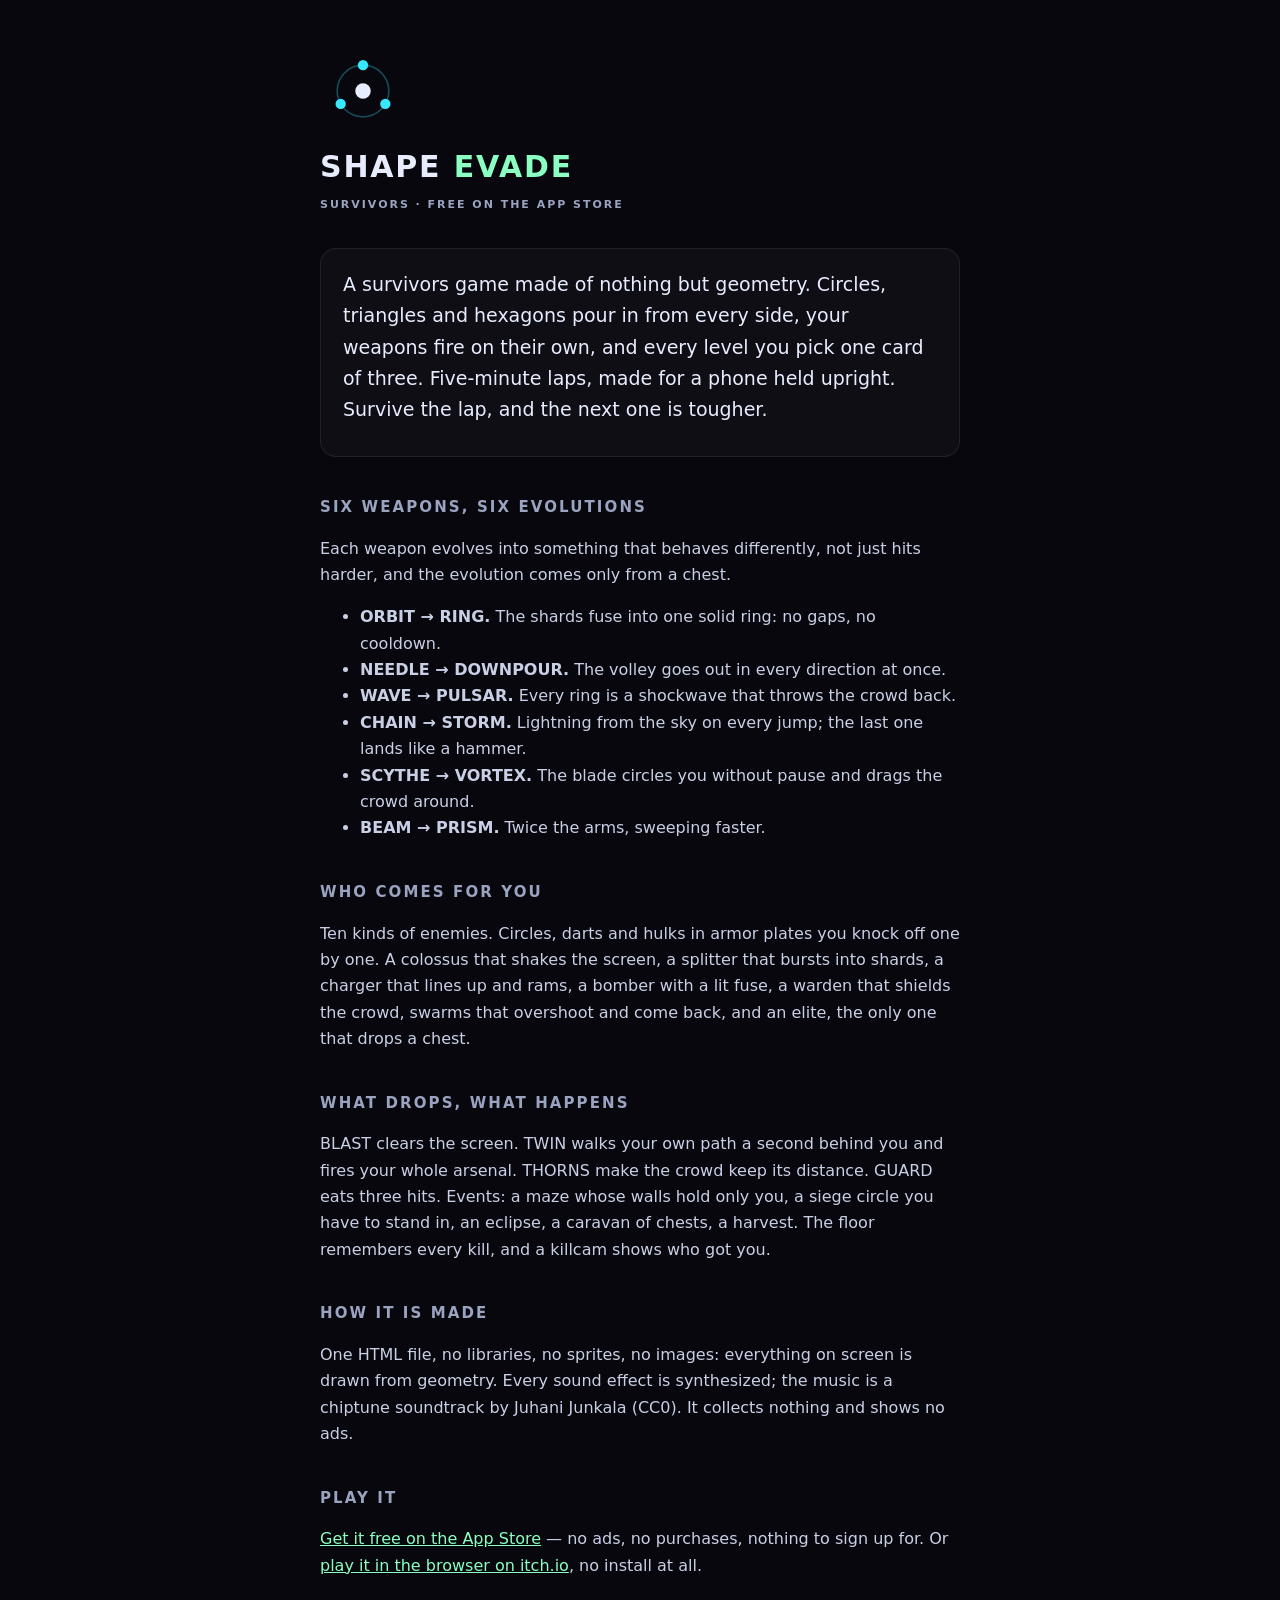
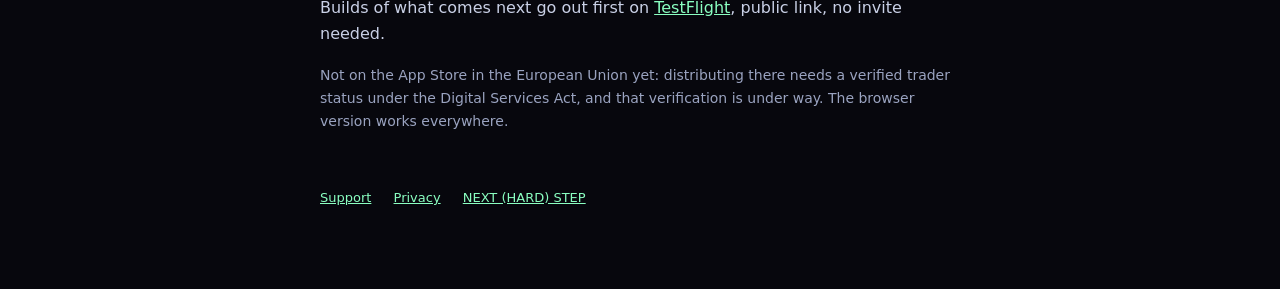
<file: shape-evade/index.html>
<!doctype html>
<html lang="en">
<head>
<meta charset="utf-8">
<meta name="viewport" content="width=device-width, initial-scale=1">
<title>Shape Evade: Survivors</title>
<meta name="description" content="A survivors game made of nothing but geometry. Six weapons that evolve, ten kinds of enemies, and a floor that remembers every kill.">
<link rel="icon" href="mark.svg" type="image/svg+xml">
<link rel="stylesheet" href="../style.css">
</head>
<body>
<main>
  <img src="mark.svg" width="86" height="86" alt="">
  <h1>SHAPE <span>EVADE</span></h1>
  <p class="sub">Survivors · free on the App Store</p>

  <div class="card">
    <p class="big">A survivors game made of nothing but geometry. Circles,
    triangles and hexagons pour in from every side, your weapons fire on their
    own, and every level you pick one card of three. Five-minute laps, made for
    a phone held upright. Survive the lap, and the next one is tougher.</p>
  </div>

  <h2>Six weapons, six evolutions</h2>
  <p>Each weapon evolves into something that behaves differently, not just hits
  harder, and the evolution comes only from a chest.</p>
  <ul>
    <li><strong>ORBIT → RING.</strong> The shards fuse into one solid ring: no gaps, no cooldown.</li>
    <li><strong>NEEDLE → DOWNPOUR.</strong> The volley goes out in every direction at once.</li>
    <li><strong>WAVE → PULSAR.</strong> Every ring is a shockwave that throws the crowd back.</li>
    <li><strong>CHAIN → STORM.</strong> Lightning from the sky on every jump; the last one lands like a hammer.</li>
    <li><strong>SCYTHE → VORTEX.</strong> The blade circles you without pause and drags the crowd around.</li>
    <li><strong>BEAM → PRISM.</strong> Twice the arms, sweeping faster.</li>
  </ul>

  <h2>Who comes for you</h2>
  <p>Ten kinds of enemies. Circles, darts and hulks in armor plates you knock
  off one by one. A colossus that shakes the screen, a splitter that bursts into
  shards, a charger that lines up and rams, a bomber with a lit fuse, a warden
  that shields the crowd, swarms that overshoot and come back, and an elite, the
  only one that drops a chest.</p>

  <h2>What drops, what happens</h2>
  <p>BLAST clears the screen. TWIN walks your own path a second behind you and
  fires your whole arsenal. THORNS make the crowd keep its distance. GUARD eats
  three hits. Events: a maze whose walls hold only you, a siege circle you have
  to stand in, an eclipse, a caravan of chests, a harvest. The floor remembers
  every kill, and a killcam shows who got you.</p>

  <h2>How it is made</h2>
  <p>One HTML file, no libraries, no sprites, no images: everything on screen is
  drawn from geometry. Every sound effect is synthesized; the music is a chiptune
  soundtrack by Juhani Junkala (CC0). It collects nothing and shows no ads.</p>

  <h2>Play it</h2>
  <p><a href="https://apps.apple.com/app/id6810389488">Get it free on the App Store</a> — no ads, no purchases,
  nothing to sign up for. Or <a href="https://nexthardstep.itch.io/shape-evade-survivors">play
  it in the browser on itch.io</a>, no install at all.</p>
  <p>Builds of what comes next go out first on
  <a href="https://testflight.apple.com/join/4UGg9wDN">TestFlight</a>, public
  link, no invite needed.</p>
  <p class="note">Not on the App Store in the European Union yet: distributing
  there needs a verified trader status under the Digital Services Act, and that
  verification is under way. The browser version works everywhere.</p>

  <footer>
    <a href="support.html">Support</a>
    <a href="privacy.html">Privacy</a>
    <a href="../">NEXT (HARD) STEP</a>
  </footer>
</main>
</body>
</html>
</file>
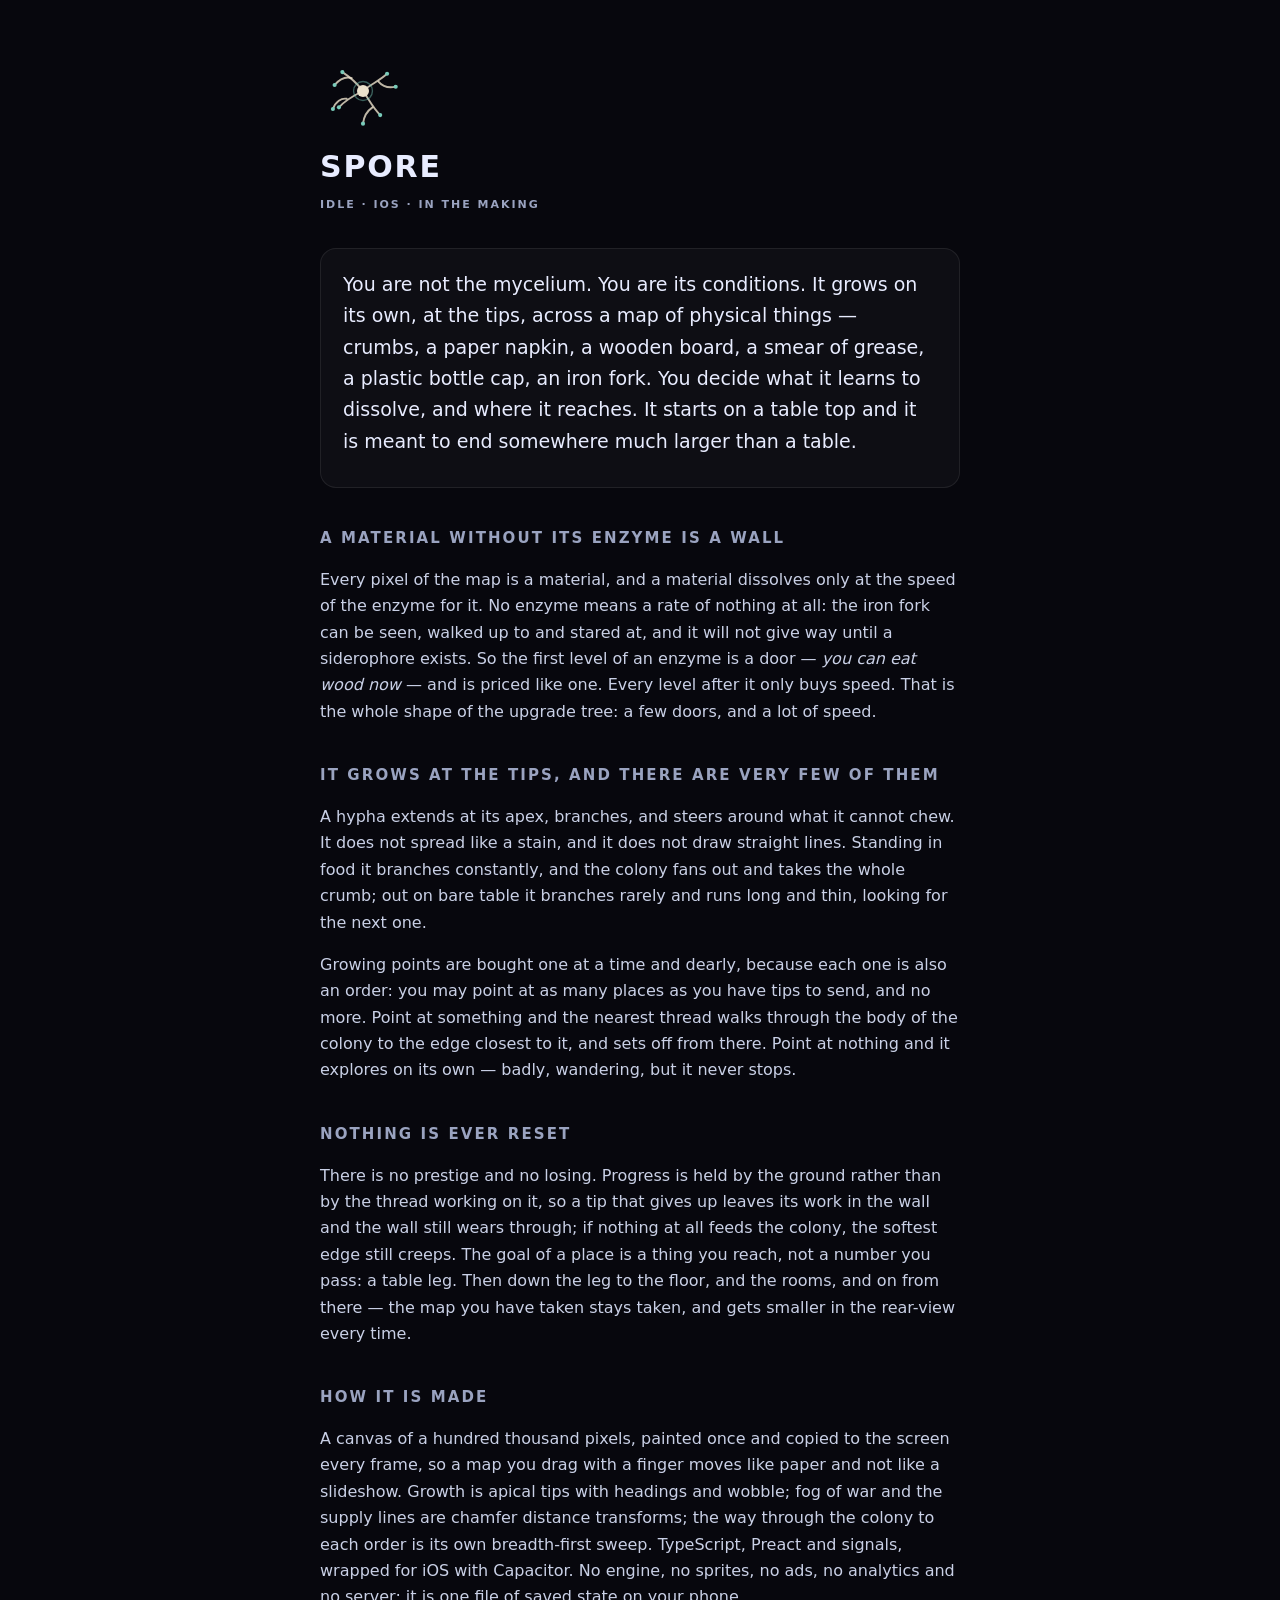
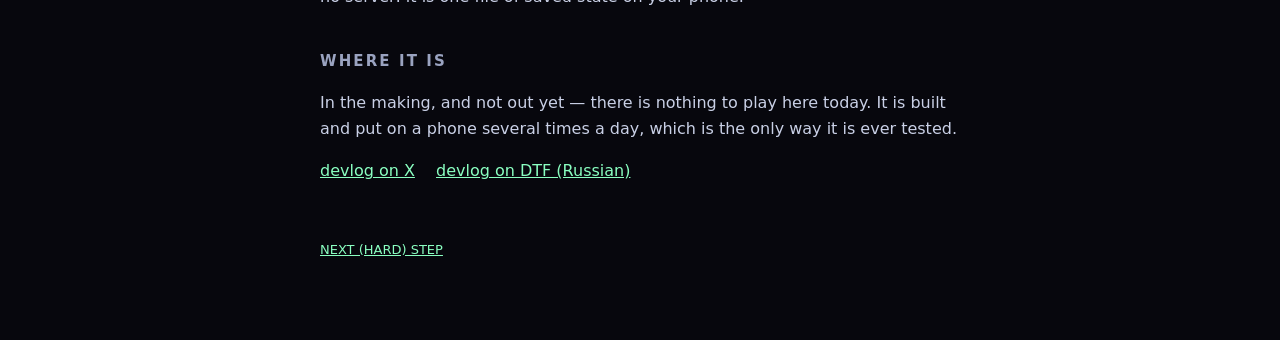
<file: spore/index.html>
<!doctype html>
<html lang="en">
<head>
<meta charset="utf-8">
<meta name="viewport" content="width=device-width, initial-scale=1">
<title>spore</title>
<meta name="description" content="An idle game about a mycelium. It grows at the tips, across a map of crumbs, paper, grease and iron. You decide what it can dissolve and where it reaches.">
<link rel="icon" href="mark.svg" type="image/svg+xml">
<link rel="stylesheet" href="../style.css">
</head>
<body>
<main>
  <img src="mark.svg" width="86" height="86" alt="">
  <h1>SPORE</h1>
  <p class="sub">Idle · iOS · in the making</p>

  <div class="card">
    <p class="big">You are not the mycelium. You are its conditions. It grows on
    its own, at the tips, across a map of physical things — crumbs, a paper
    napkin, a wooden board, a smear of grease, a plastic bottle cap, an iron
    fork. You decide what it learns to dissolve, and where it reaches. It starts
    on a table top and it is meant to end somewhere much larger than a table.</p>
  </div>

  <h2>A material without its enzyme is a wall</h2>
  <p>Every pixel of the map is a material, and a material dissolves only at the
  speed of the enzyme for it. No enzyme means a rate of nothing at all: the iron
  fork can be seen, walked up to and stared at, and it will not give way until a
  siderophore exists. So the first level of an enzyme is a door — <em>you can eat
  wood now</em> — and is priced like one. Every level after it only buys speed.
  That is the whole shape of the upgrade tree: a few doors, and a lot of speed.</p>

  <h2>It grows at the tips, and there are very few of them</h2>
  <p>A hypha extends at its apex, branches, and steers around what it cannot
  chew. It does not spread like a stain, and it does not draw straight lines.
  Standing in food it branches constantly, and the colony fans out and takes the
  whole crumb; out on bare table it branches rarely and runs long and thin,
  looking for the next one.</p>
  <p>Growing points are bought one at a time and dearly, because each one is also
  an order: you may point at as many places as you have tips to send, and no
  more. Point at something and the nearest thread walks through the body of the
  colony to the edge closest to it, and sets off from there. Point at nothing and
  it explores on its own — badly, wandering, but it never stops.</p>

  <h2>Nothing is ever reset</h2>
  <p>There is no prestige and no losing. Progress is held by the ground rather
  than by the thread working on it, so a tip that gives up leaves its work in the
  wall and the wall still wears through; if nothing at all feeds the colony, the
  softest edge still creeps. The goal of a place is a thing you reach, not a
  number you pass: a table leg. Then down the leg to the floor, and the rooms,
  and on from there — the map you have taken stays taken, and gets smaller in the
  rear-view every time.</p>

  <h2>How it is made</h2>
  <p>A canvas of a hundred thousand pixels, painted once and copied to the screen
  every frame, so a map you drag with a finger moves like paper and not like a
  slideshow. Growth is apical tips with headings and wobble; fog of war and the
  supply lines are chamfer distance transforms; the way through the colony to
  each order is its own breadth-first sweep. TypeScript, Preact and signals,
  wrapped for iOS with Capacitor. No engine, no sprites, no ads, no analytics and
  no server: it is one file of saved state on your phone.</p>

  <h2>Where it is</h2>
  <p>In the making, and not out yet — there is nothing to play here today. It is
  built and put on a phone several times a day, which is the only way it is ever
  tested.</p>
  <p class="links">
    <a href="https://x.com/nexthardstep">devlog on X</a>
    <a href="https://dtf.ru/id3532169">devlog on DTF (Russian)</a>
  </p>

  <footer>
    <a href="../">NEXT (HARD) STEP</a>
  </footer>
</main>
</body>
</html>
</file>
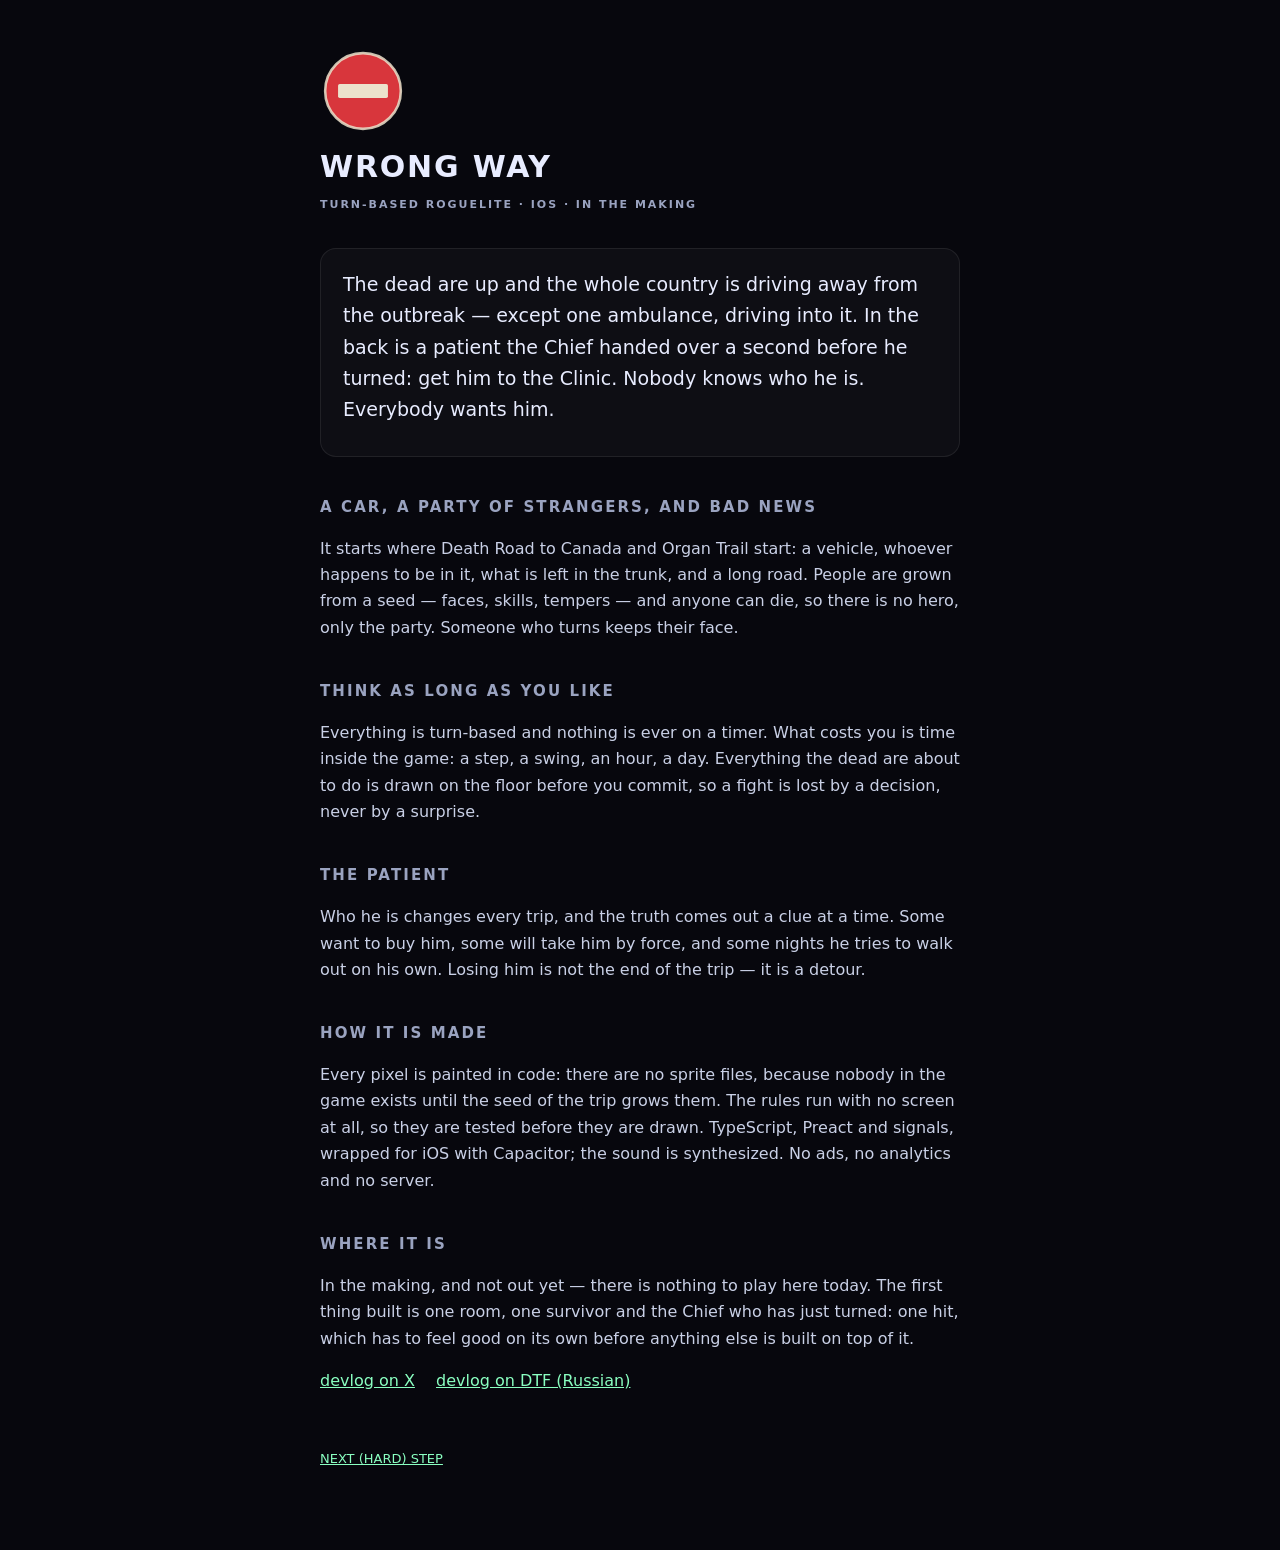
<file: wrong-way/index.html>
<!doctype html>
<html lang="en">
<head>
<meta charset="utf-8">
<meta name="viewport" content="width=device-width, initial-scale=1">
<title>Wrong Way</title>
<meta name="description" content="A turn-based road-trip roguelite. Everybody is fleeing the outbreak; one ambulance is driving into it, with a patient in the back that everybody wants.">
<link rel="icon" href="mark.svg" type="image/svg+xml">
<link rel="stylesheet" href="../style.css">
</head>
<body>
<main>
  <img src="mark.svg" width="86" height="86" alt="">
  <h1>WRONG WAY</h1>
  <p class="sub">Turn-based roguelite · iOS · in the making</p>

  <div class="card">
    <p class="big">The dead are up and the whole country is driving away from
    the outbreak — except one ambulance, driving into it. In the back is a
    patient the Chief handed over a second before he turned: get him to the
    Clinic. Nobody knows who he is. Everybody wants him.</p>
  </div>

  <h2>A car, a party of strangers, and bad news</h2>
  <p>It starts where Death Road to Canada and Organ Trail start: a vehicle,
  whoever happens to be in it, what is left in the trunk, and a long road.
  People are grown from a seed — faces, skills, tempers — and anyone can die,
  so there is no hero, only the party. Someone who turns keeps their face.</p>

  <h2>Think as long as you like</h2>
  <p>Everything is turn-based and nothing is ever on a timer. What costs you is
  time inside the game: a step, a swing, an hour, a day. Everything the dead
  are about to do is drawn on the floor before you commit, so a fight is lost
  by a decision, never by a surprise.</p>

  <h2>The patient</h2>
  <p>Who he is changes every trip, and the truth comes out a clue at a time.
  Some want to buy him, some will take him by force, and some nights he tries
  to walk out on his own. Losing him is not the end of the trip — it is a
  detour.</p>

  <h2>How it is made</h2>
  <p>Every pixel is painted in code: there are no sprite files, because nobody
  in the game exists until the seed of the trip grows them. The rules run with
  no screen at all, so they are tested before they are drawn. TypeScript,
  Preact and signals, wrapped for iOS with Capacitor; the sound is synthesized.
  No ads, no analytics and no server.</p>

  <h2>Where it is</h2>
  <p>In the making, and not out yet — there is nothing to play here today. The
  first thing built is one room, one survivor and the Chief who has just turned:
  one hit, which has to feel good on its own before anything else is built on
  top of it.</p>
  <p class="links">
    <a href="https://x.com/nexthardstep">devlog on X</a>
    <a href="https://dtf.ru/id3532169">devlog on DTF (Russian)</a>
  </p>

  <footer>
    <a href="../">NEXT (HARD) STEP</a>
  </footer>
</main>
</body>
</html>
</file>
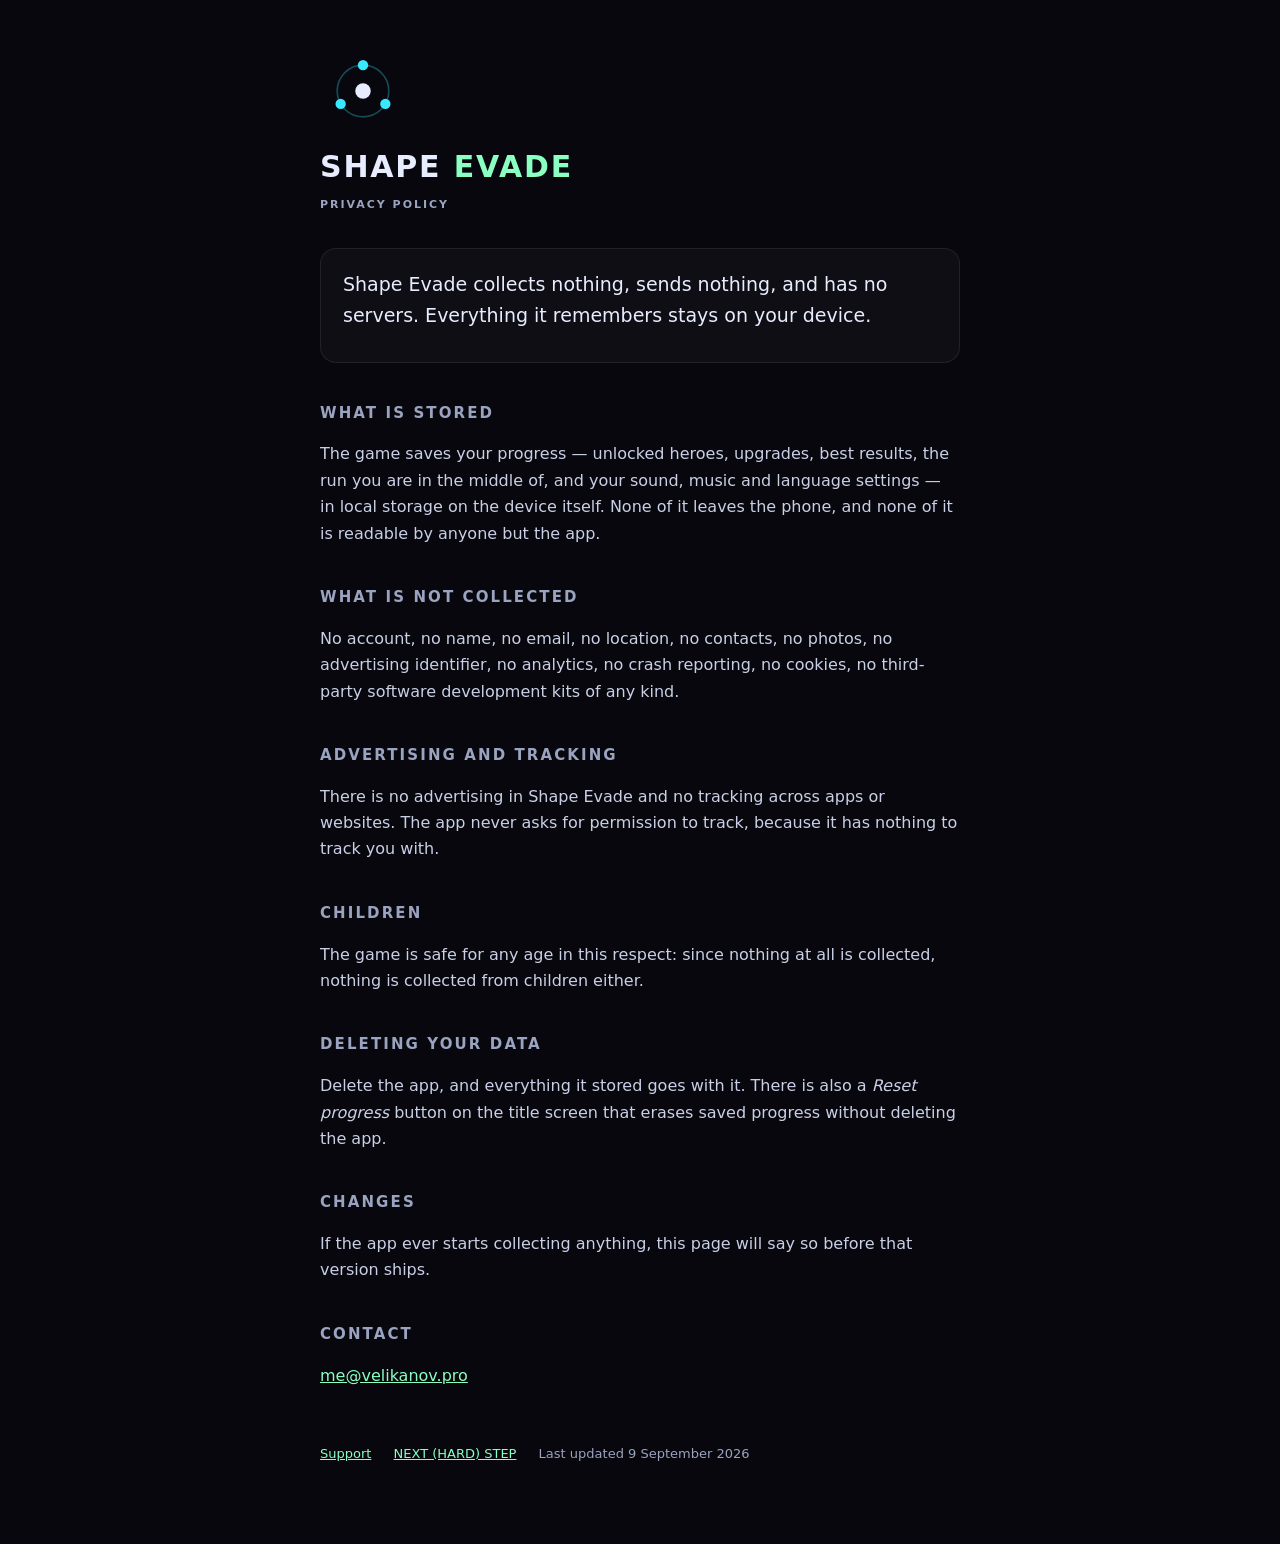
<file: shape-evade/privacy.html>
<!doctype html>
<html lang="en">
<head>
<meta charset="utf-8">
<meta name="viewport" content="width=device-width, initial-scale=1">
<title>Shape Evade — Privacy Policy</title>
<link rel="stylesheet" href="../style.css">
</head>
<body>
<main>
  <img src="mark.svg" width="86" height="86" alt="">
  <h1>SHAPE <span>EVADE</span></h1>
  <p class="sub">Privacy Policy</p>

  <div class="card">
    <p class="big">Shape Evade collects nothing, sends nothing, and has no
    servers. Everything it remembers stays on your device.</p>
  </div>

  <h2>What is stored</h2>
  <p>The game saves your progress — unlocked heroes, upgrades, best results,
  the run you are in the middle of, and your sound, music and language
  settings — in local storage on the device itself. None of it leaves the
  phone, and none of it is readable by anyone but the app.</p>

  <h2>What is not collected</h2>
  <p>No account, no name, no email, no location, no contacts, no photos, no
  advertising identifier, no analytics, no crash reporting, no cookies, no
  third-party software development kits of any kind.</p>

  <h2>Advertising and tracking</h2>
  <p>There is no advertising in Shape Evade and no tracking across apps or
  websites. The app never asks for permission to track, because it has nothing
  to track you with.</p>

  <h2>Children</h2>
  <p>The game is safe for any age in this respect: since nothing at all is
  collected, nothing is collected from children either.</p>

  <h2>Deleting your data</h2>
  <p>Delete the app, and everything it stored goes with it. There is also a
  <em>Reset progress</em> button on the title screen that erases saved progress
  without deleting the app.</p>

  <h2>Changes</h2>
  <p>If the app ever starts collecting anything, this page will say so before
  that version ships.</p>

  <h2>Contact</h2>
  <p><a href="mailto:me@velikanov.pro">me@velikanov.pro</a></p>

  <footer>
    <a href="support.html">Support</a>
    <a href="../">NEXT (HARD) STEP</a>
    <span>Last updated 9 September 2026</span>
  </footer>
</main>
</body>
</html>
</file>
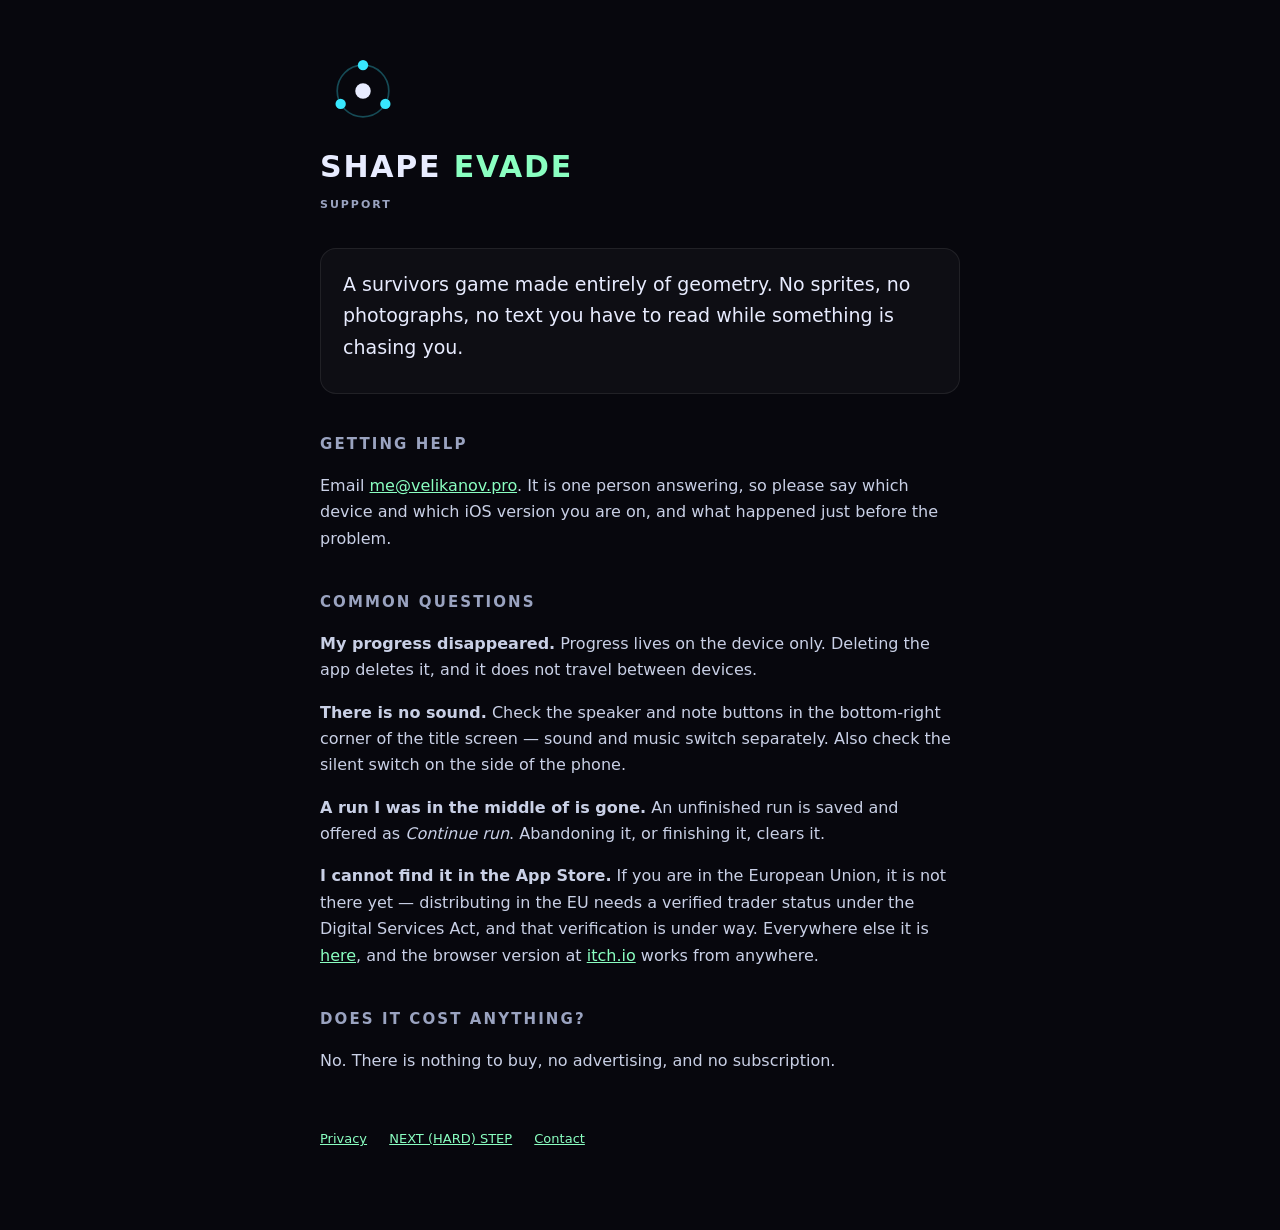
<file: shape-evade/support.html>
<!doctype html>
<html lang="en">
<head>
<meta charset="utf-8">
<meta name="viewport" content="width=device-width, initial-scale=1">
<title>Shape Evade — Support</title>
<link rel="stylesheet" href="../style.css">
</head>
<body>
<main>
  <img src="mark.svg" width="86" height="86" alt="">
  <h1>SHAPE <span>EVADE</span></h1>
  <p class="sub">Support</p>

  <div class="card">
    <p class="big">A survivors game made entirely of geometry. No sprites, no
    photographs, no text you have to read while something is chasing you.</p>
  </div>

  <h2>Getting help</h2>
  <p>Email <a href="mailto:me@velikanov.pro">me@velikanov.pro</a>. It is one
  person answering, so please say which device and which iOS version you are on,
  and what happened just before the problem.</p>

  <h2>Common questions</h2>
  <p><strong>My progress disappeared.</strong> Progress lives on the device
  only. Deleting the app deletes it, and it does not travel between devices.</p>
  <p><strong>There is no sound.</strong> Check the speaker and note buttons in
  the bottom-right corner of the title screen — sound and music switch
  separately. Also check the silent switch on the side of the phone.</p>
  <p><strong>A run I was in the middle of is gone.</strong> An unfinished run is
  saved and offered as <em>Continue run</em>. Abandoning it, or finishing it,
  clears it.</p>

  <p><strong>I cannot find it in the App Store.</strong> If you are in the
  European Union, it is not there yet — distributing in the EU needs a verified
  trader status under the Digital Services Act, and that verification is under
  way. Everywhere else it is
  <a href="https://apps.apple.com/app/id6810389488">here</a>, and the browser version at
  <a href="https://nexthardstep.itch.io/shape-evade-survivors">itch.io</a> works
  from anywhere.</p>

  <h2>Does it cost anything?</h2>
  <p>No. There is nothing to buy, no advertising, and no subscription.</p>

  <footer>
    <a href="privacy.html">Privacy</a>
    <a href="../">NEXT (HARD) STEP</a>
    <a href="mailto:me@velikanov.pro">Contact</a>
  </footer>
</main>
</body>
</html>
</file>
<file: style.css>
:root { --bg:#07070d; --text:#e8ecff; --dim:#9aa3c0; --good:#8affc1; }
* { box-sizing: border-box; }
body {
  margin: 0; padding: 48px 20px 80px;
  background: var(--bg); color: var(--text);
  font: 16px/1.65 -apple-system, BlinkMacSystemFont, system-ui, sans-serif;
  -webkit-font-smoothing: antialiased;
}
main { max-width: 640px; margin: 0 auto; }
h1 { font-size: 30px; letter-spacing: .06em; margin: 0 0 4px; }
h1 span { color: var(--good); }
h2 { font-size: 15px; letter-spacing: .14em; text-transform: uppercase;
     color: var(--dim); margin: 38px 0 10px; font-weight: 800; }
p, li { color: #c9d0e6; }
a { color: var(--good); }
.sub { color: var(--dim); letter-spacing: .18em; text-transform: uppercase;
       font-size: 11px; font-weight: 800; margin: 0 0 34px; }
.card { border: 1px solid #ffffff14; border-radius: 16px; padding: 20px 22px;
        background: #ffffff08; margin: 16px 0; }
.big { font-size: 19px; color: var(--text); margin: 0; }
footer { margin-top: 54px; color: var(--dim); font-size: 13px; }
footer a { margin-right: 18px; }
svg { display: block; margin: 0 auto 26px; }

/* ---- studio home ---- */
.hero { text-align: center; margin-bottom: 46px; }
.hero h1 { font-size: 34px; letter-spacing: .14em; }
.hero h1 span { color: var(--good); }
.hero p { color: var(--dim); margin: 6px 0 0; }
.tag { display: inline-block; font-size: 11px; letter-spacing: .18em; text-transform: uppercase;
       font-weight: 800; color: var(--dim); margin-bottom: 8px; }
.tag.now { color: #38e8ff; }
.tag.done { color: var(--good); }
.tag.toy { color: #ffe36e; }
.card h3 { margin: 0 0 6px; font-size: 21px; letter-spacing: .02em; }
.card h3 a { color: var(--text); text-decoration: none; }
.card h3 a:hover { color: var(--good); }
.card p { margin: 0 0 10px; }
.links a { margin-right: 16px; white-space: nowrap; }
.games .card { padding: 16px 20px; }
.games .card h3 { font-size: 17px; }
.games .card p { color: var(--dim); font-size: 15px; margin: 0 0 6px; }
.follow { display: flex; flex-wrap: wrap; gap: 10px 22px; }
.ru { color: var(--dim); font-size: 14px; }
.note { color: var(--dim); font-size: 14px; }
@media (max-width: 480px) {
  .hero h1 { font-size: 26px; letter-spacing: .1em; }
  h1 { font-size: 26px; }
}
</file>
